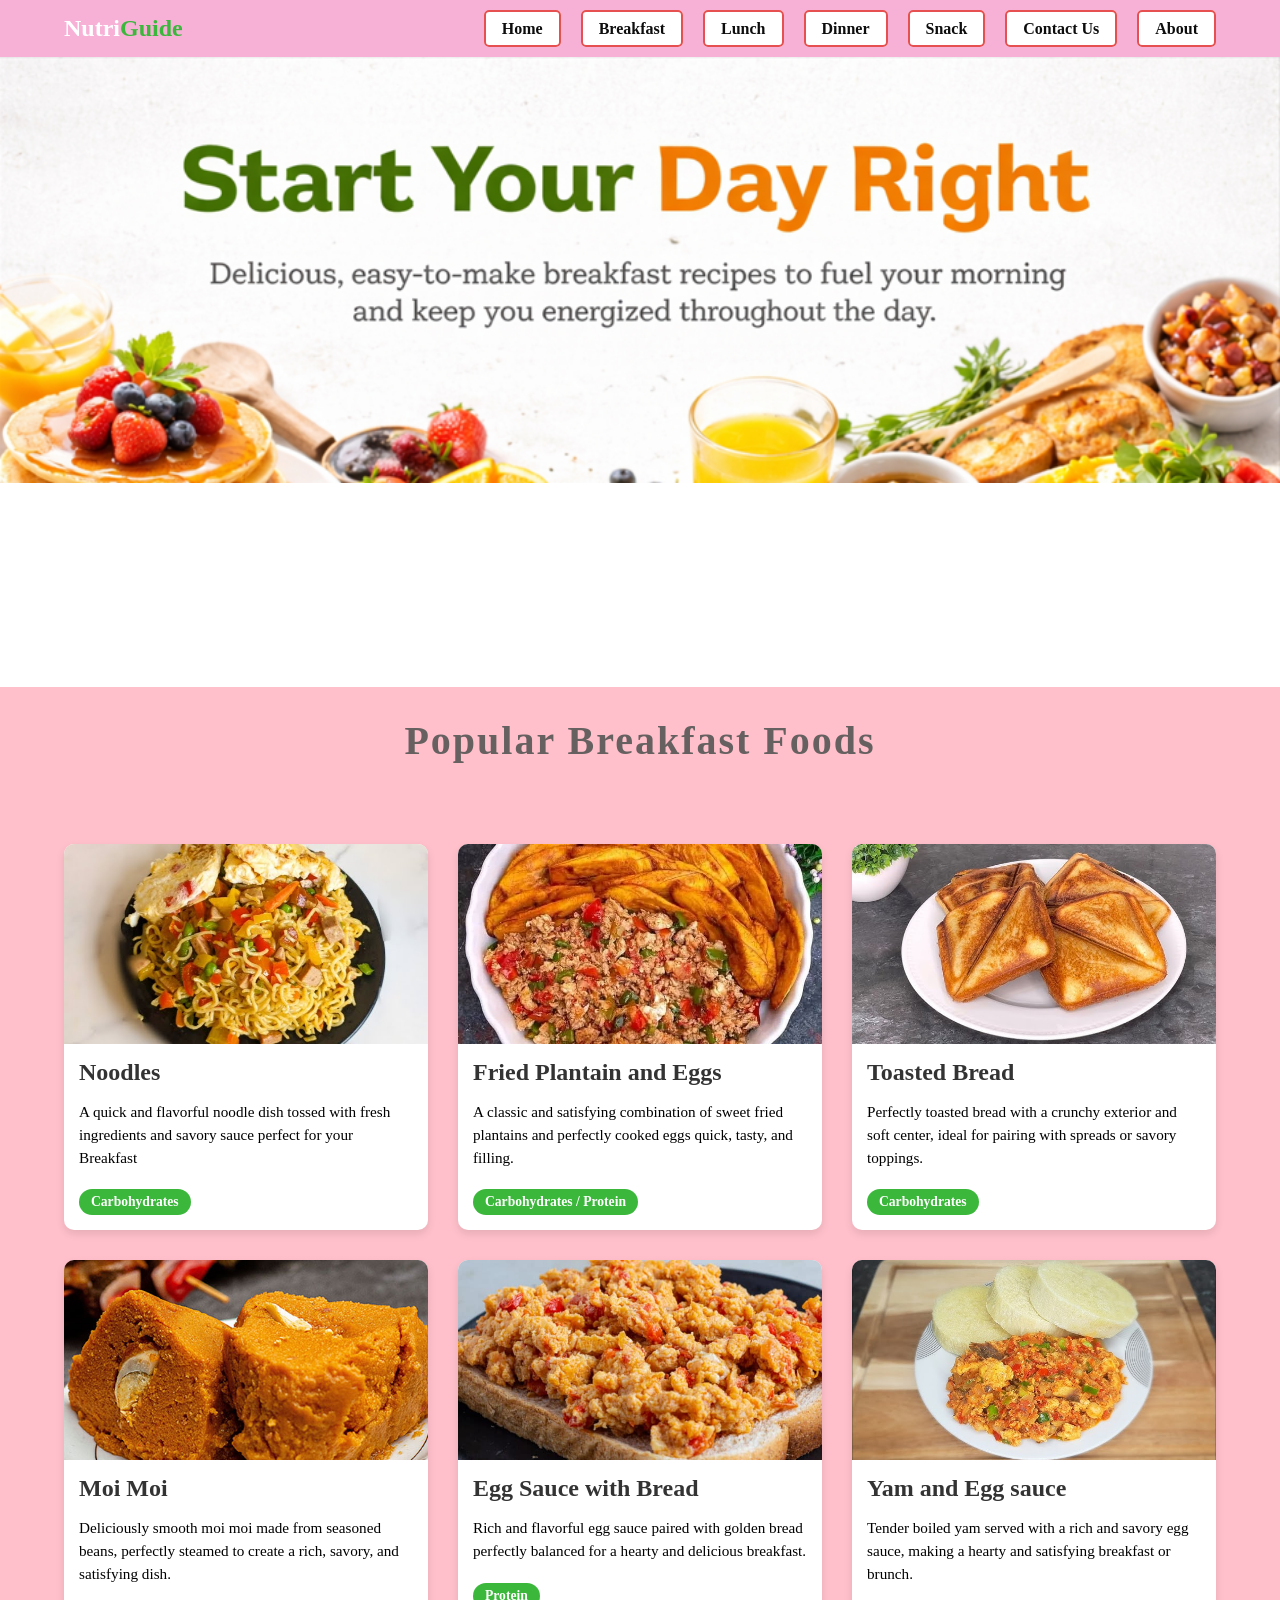
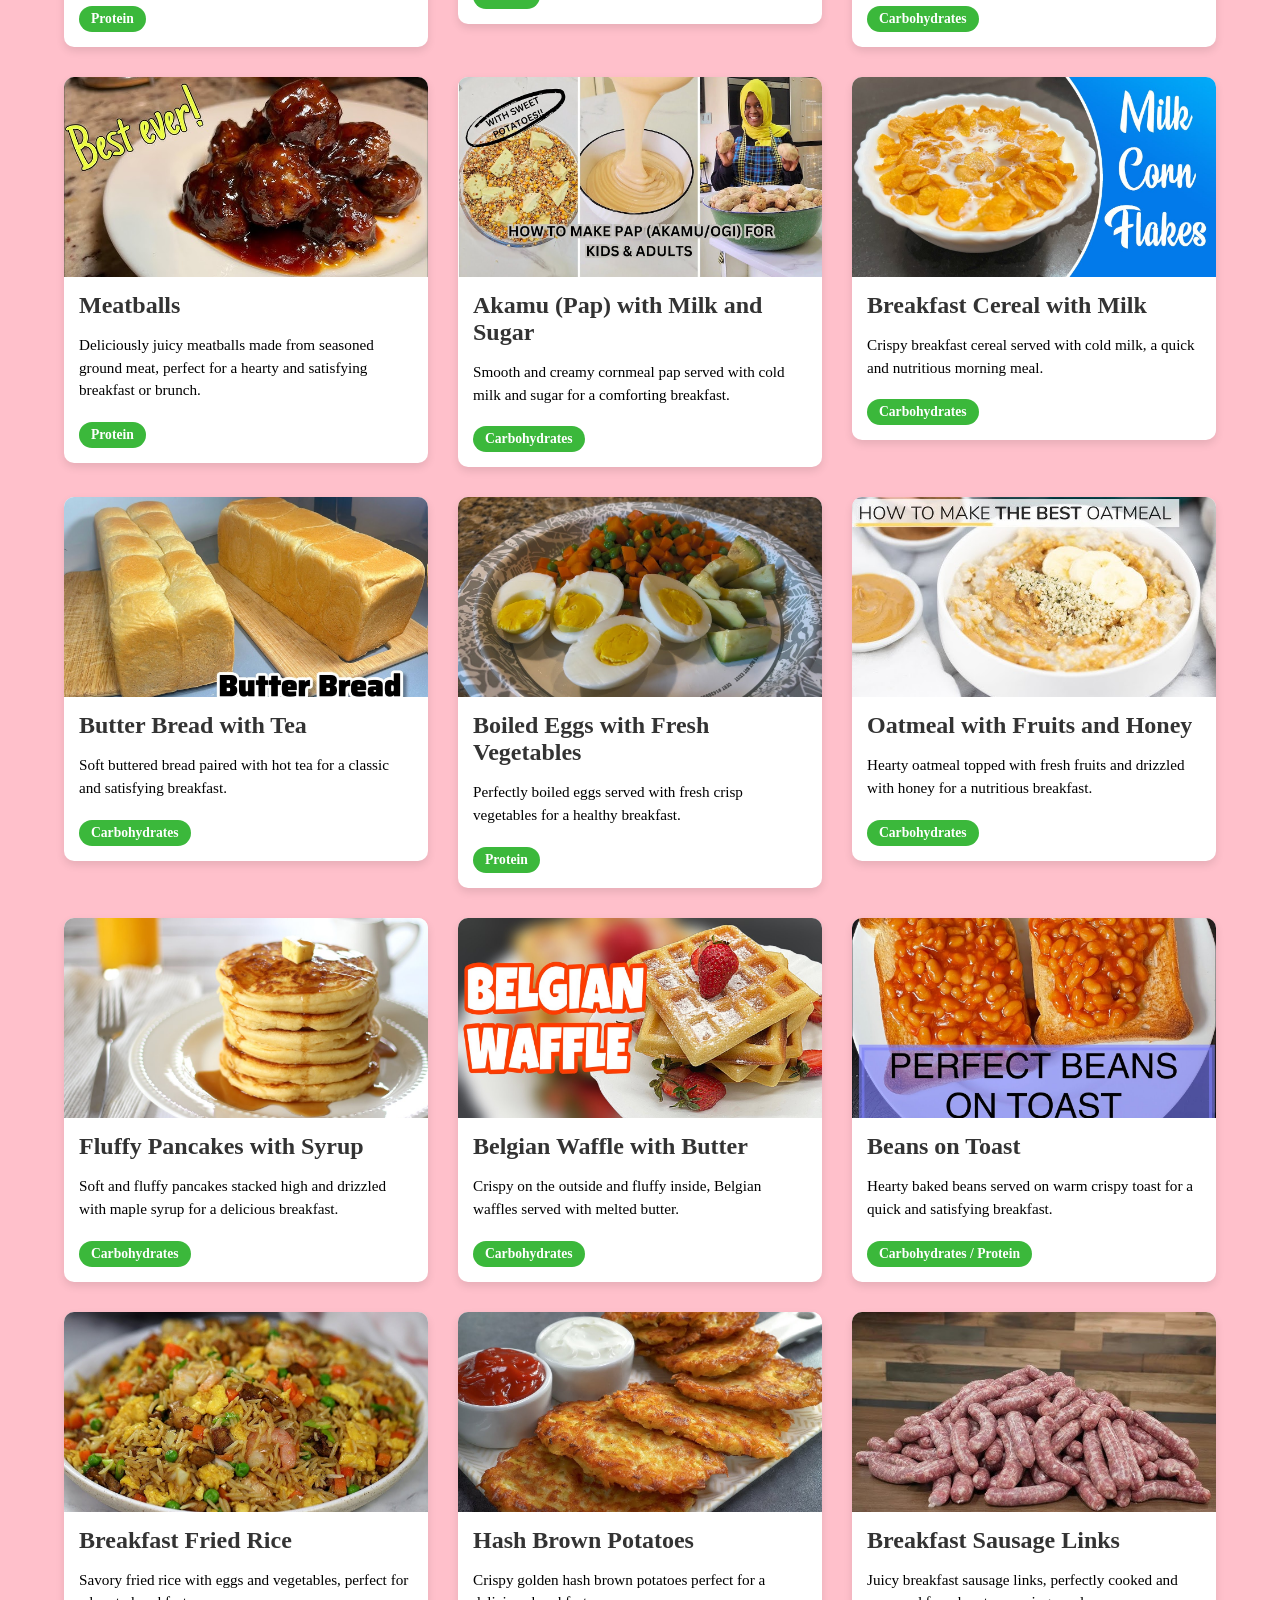
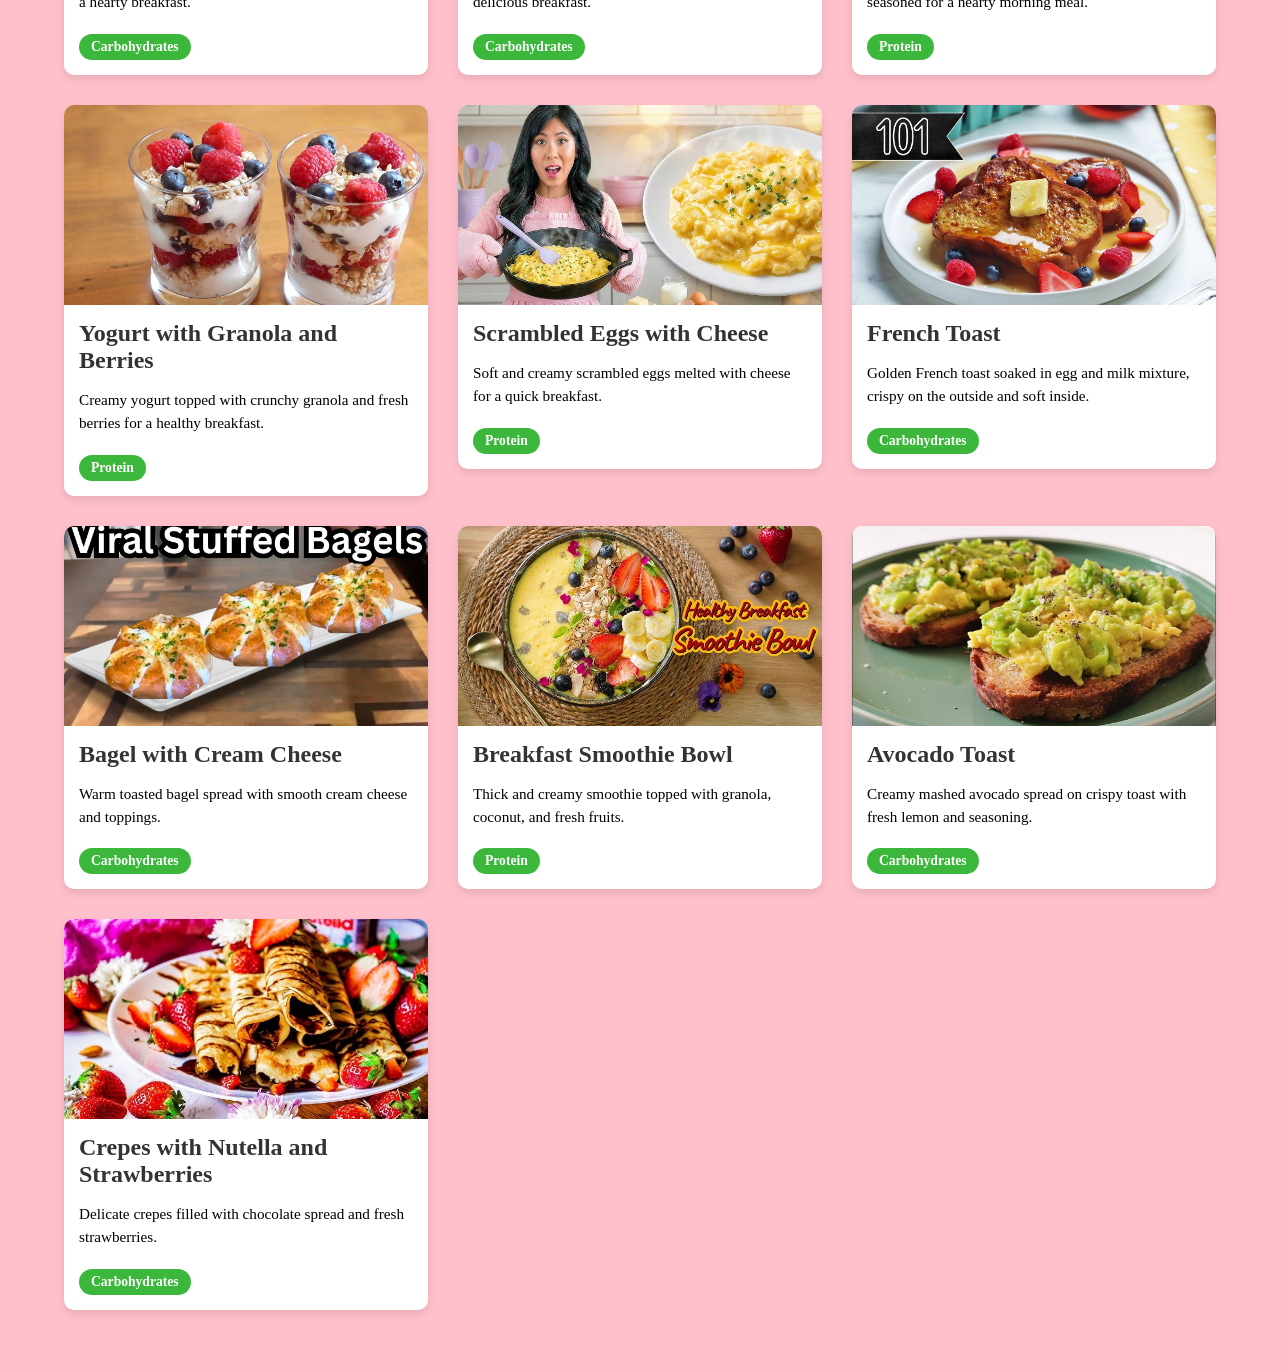
<file: Pages/breakfast.html>
<!DOCTYPE html>
<html lang="en">
<head>
    <meta charset="UTF-8">
    <meta name="viewport" content="width=device-width, initial-scale=1.0">
    <title>NutriGuide</title>
    <link rel="stylesheet" href="../Css/bstyle.css">
</head>
<body>
     <section class="head">
        <h1>
            Nutri<span style="color: rgb(59, 184, 59);">Guide</span> 
        </h1>

        <nav class="nav">
            <ul id="nav-menu">
                <li><a href="../index.html">Home</a></li>
                <li><a href="breakfast.html">Breakfast</a></li>
                <li><a href="lunch.html">Lunch</a></li>
                <li><a href="dinner.html">Dinner</a></li>
                <li><a href="snack.html">Snack</a></li>
                <li><a href="contact.html">Contact Us</a></li>
                <li><a href="about.html">About</a></li>
            </ul>
            
            <!-- Hamburger menu button for mobile -->
            <div class="hamburger" id="hamburger">
                <span class="bar"></span>
                <span class="bar"></span>
                <span class="bar"></span>
            </div>
        </nav>

    </section>

    <section class="hero">

        <div class="breakhero"><img src="../images/bbanner.png" alt="banner" width="100%">

        </div>
    </section>


   <!--  food section -->

<section class="food-section">
    <h2>Popular Breakfast Foods</h2>
    <div class="food-container">
        
        <a href="food.html?food=noodles" class="food-box-link">
            <div class="food-box">
                <div class="food-image"><img src="../images/noodles.jpg" alt="Noodles"></div>
                <h3>Noodles</h3>
                <p>A quick and flavorful noodle dish tossed with fresh ingredients and savory sauce perfect for your Breakfast</p>
                <span class="food-tag">Carbohydrates</span>
            </div>
        </a>

        <a href="food.html?food=plantain" class="food-box-link">
            <div class="food-box">
                <div class="food-image"><img src="../images/plantainegg.jpg" alt="Fried Plantain and Eggs"></div>
                <h3>Fried Plantain and Eggs</h3>
                <p>A classic and satisfying combination of sweet fried plantains and perfectly cooked eggs quick, tasty, and filling.</p>
                <span class="food-tag">Carbohydrates / Protein</span>
            </div>
        </a>

        <a href="food.html?food=toasted" class="food-box-link">
            <div class="food-box">
                <div class="food-image"><img src="../images/Toast.jpg" alt="Toast"></div>
                <h3>Toasted Bread</h3>
                <p>Perfectly toasted bread with a crunchy exterior and soft center, ideal for pairing with spreads or savory toppings.</p>
                <span class="food-tag">Carbohydrates</span>
            </div>
        </a>

        <a href="food.html?food=moimoi" class="food-box-link">
            <div class="food-box">
                <div class="food-image"><img src="../images/moimoi.jpg" alt="Moi Moi"></div>
                <h3>Moi Moi</h3>
                <p>Deliciously smooth moi moi made from seasoned beans, perfectly steamed to create a rich, savory, and satisfying dish.</p>
                <span class="food-tag">Protein</span>
            </div>
        </a>

        <a href="food.html?food=eggsauce" class="food-box-link">
            <div class="food-box">
                <div class="food-image"><img src="../images/egg-sauce.jpg" alt="Egg Sauce with Bread"></div>
                <h3>Egg Sauce with Bread</h3>
                <p>Rich and flavorful egg sauce paired with golden bread perfectly balanced for a hearty and delicious breakfast.</p>
                <span class="food-tag">Protein</span>
            </div>
        </a>

        <a href="food.html?food=yam" class="food-box-link">
            <div class="food-box">
                <div class="food-image"><img src="../images/yam.jpg" alt="Yam and Egg sauce"></div>
                <h3>Yam and Egg sauce</h3>
                <p>Tender boiled yam served with a rich and savory egg sauce, making a hearty and satisfying breakfast or brunch.</p>
                <span class="food-tag">Carbohydrates</span>
            </div>
        </a>

        <a href="food.html?food=meatballs" class="food-box-link">
            <div class="food-box">
                <div class="food-image"><img src="../images/meet.jpg" alt="Meatballs"></div>
                <h3>Meatballs</h3>
                <p>Deliciously juicy meatballs made from seasoned ground meat, perfect for a hearty and satisfying breakfast or brunch.</p>
                <span class="food-tag">Protein</span>
            </div>
        </a>

        <a href="food.html?food=pap" class="food-box-link">
            <div class="food-box">
                <div class="food-image"><img src="../images/Akamu.jpg" alt="Akamu"></div>
                <h3>Akamu (Pap) with Milk and Sugar</h3>
                <p>Smooth and creamy cornmeal pap served with cold milk and sugar for a comforting breakfast.</p>
                <span class="food-tag">Carbohydrates</span>
            </div>
        </a>

        <a href="food.html?food=cereal" class="food-box-link">
            <div class="food-box">
                <div class="food-image"><img src="../images/corn.jpg" alt="Cereal"></div>
                <h3>Breakfast Cereal with Milk</h3>
                <p>Crispy breakfast cereal served with cold milk, a quick and nutritious morning meal.</p>
                <span class="food-tag">Carbohydrates</span>
            </div>
        </a>

        <a href="food.html?food=butterreadtea" class="food-box-link">
            <div class="food-box">
                <div class="food-image"><img src="../images/bread.jpg" alt="Butter Bread with Tea"></div>
                <h3>Butter Bread with Tea</h3>
                <p>Soft buttered bread paired with hot tea for a classic and satisfying breakfast.</p>
                <span class="food-tag">Carbohydrates</span>
            </div>
        </a>

        <a href="food.html?food=boiledeggsveg" class="food-box-link">
            <div class="food-box">
                <div class="food-image"><img src="../images/eggv.jpg" alt="Boiled Eggs"></div>
                <h3>Boiled Eggs with Fresh Vegetables</h3>
                <p>Perfectly boiled eggs served with fresh crisp vegetables for a healthy breakfast.</p>
                <span class="food-tag">Protein</span>
            </div>
        </a>

        <a href="food.html?food=oats" class="food-box-link">
            <div class="food-box">
                <div class="food-image"><img src="../images/oats.jpg" alt="Oatmeal"></div>
                <h3>Oatmeal with Fruits and Honey</h3>
                <p>Hearty oatmeal topped with fresh fruits and drizzled with honey for a nutritious breakfast.</p>
                <span class="food-tag">Carbohydrates</span>
            </div>
        </a>

        <a href="food.html?food=pancakes" class="food-box-link">
            <div class="food-box">
                <div class="food-image"><img src="../images/pancakes.jpg" alt="Pancakes"></div>
                <h3>Fluffy Pancakes with Syrup</h3>
                <p>Soft and fluffy pancakes stacked high and drizzled with maple syrup for a delicious breakfast.</p>
                <span class="food-tag">Carbohydrates</span>
            </div>
        </a>

        <a href="food.html?food=waffle" class="food-box-link">
            <div class="food-box">
                <div class="food-image"><img src="../images/waffle.jpg" alt="Waffle"></div>
                <h3>Belgian Waffle with Butter</h3>
                <p>Crispy on the outside and fluffy inside, Belgian waffles served with melted butter.</p>
                <span class="food-tag">Carbohydrates</span>
            </div>
        </a>

        <a href="food.html?food=beanstoast" class="food-box-link">
            <div class="food-box">
                <div class="food-image"><img src="../images/beanstoast.jpg" alt="Beans on Toast"></div>
                <h3>Beans on Toast</h3>
                <p>Hearty baked beans served on warm crispy toast for a quick and satisfying breakfast.</p>
                <span class="food-tag">Carbohydrates / Protein</span>
            </div>
        </a>

        <a href="food.html?food=friedricebreakfast" class="food-box-link">
            <div class="food-box">
                <div class="food-image"><img src="../images/friedrice.jpg" alt="Fried Rice"></div>
                <h3>Breakfast Fried Rice</h3>
                <p>Savory fried rice with eggs and vegetables, perfect for a hearty breakfast.</p>
                <span class="food-tag">Carbohydrates</span>
            </div>
        </a>

        <a href="food.html?food=hashbrown" class="food-box-link">
            <div class="food-box">
                <div class="food-image"><img src="../images/hashbrown.jpg" alt="Hash Brown"></div>
                <h3>Hash Brown Potatoes</h3>
                <p>Crispy golden hash brown potatoes perfect for a delicious breakfast.</p>
                <span class="food-tag">Carbohydrates</span>
            </div>
        </a>

        <a href="food.html?food=sausagebreakfast" class="food-box-link">
            <div class="food-box">
                <div class="food-image"><img src="../images/sausage.jpg" alt="Sausage"></div>
                <h3>Breakfast Sausage Links</h3>
                <p>Juicy breakfast sausage links, perfectly cooked and seasoned for a hearty morning meal.</p>
                <span class="food-tag">Protein</span>
            </div>
        </a>

        <a href="food.html?food=granola" class="food-box-link">
            <div class="food-box">
                <div class="food-image"><img src="../images/granola.jpg" alt="Granola"></div>
                <h3>Yogurt with Granola and Berries</h3>
                <p>Creamy yogurt topped with crunchy granola and fresh berries for a healthy breakfast.</p>
                <span class="food-tag">Protein</span>
            </div>
        </a>

        <a href="food.html?food=scrambledeggs" class="food-box-link">
            <div class="food-box">
                <div class="food-image"><img src="../images/scrambledeggs.jpg" alt="Scrambled Eggs"></div>
                <h3>Scrambled Eggs with Cheese</h3>
                <p>Soft and creamy scrambled eggs melted with cheese for a quick breakfast.</p>
                <span class="food-tag">Protein</span>
            </div>
        </a>

        <a href="food.html?food=frenchtoast" class="food-box-link">
            <div class="food-box">
                <div class="food-image"><img src="../images/frenchtoast.jpg" alt="French Toast"></div>
                <h3>French Toast</h3>
                <p>Golden French toast soaked in egg and milk mixture, crispy on the outside and soft inside.</p>
                <span class="food-tag">Carbohydrates</span>
            </div>
        </a>

        <a href="food.html?food=bagel" class="food-box-link">
            <div class="food-box">
                <div class="food-image"><img src="../images/bagel.jpg" alt="Bagel"></div>
                <h3>Bagel with Cream Cheese</h3>
                <p>Warm toasted bagel spread with smooth cream cheese and toppings.</p>
                <span class="food-tag">Carbohydrates</span>
            </div>
        </a>

        <a href="food.html?food=smoothie" class="food-box-link">
            <div class="food-box">
                <div class="food-image"><img src="../images/smoothie.jpg" alt="Smoothie"></div>
                <h3>Breakfast Smoothie Bowl</h3>
                <p>Thick and creamy smoothie topped with granola, coconut, and fresh fruits.</p>
                <span class="food-tag">Protein</span>
            </div>
        </a>

        <a href="food.html?food=avocadotoast" class="food-box-link">
            <div class="food-box">
                <div class="food-image"><img src="../images/avocadotoast.jpg" alt="Avocado Toast"></div>
                <h3>Avocado Toast</h3>
                <p>Creamy mashed avocado spread on crispy toast with fresh lemon and seasoning.</p>
                <span class="food-tag">Carbohydrates</span>
            </div>
        </a>

        <a href="food.html?food=crepes" class="food-box-link">
            <div class="food-box">
                <div class="food-image"><img src="../images/crepes.jpg" alt="Crepes"></div>
                <h3>Crepes with Nutella and Strawberries</h3>
                <p>Delicate crepes filled with chocolate spread and fresh strawberries.</p>
                <span class="food-tag">Carbohydrates</span>
            </div>
        </a>

    </div>
</section>

    <!-- Hamburger Menu JavaScript -->
    <script>
        // Hamburger menu toggle functionality
        document.addEventListener('DOMContentLoaded', function() {
            const hamburger = document.getElementById('hamburger');
            const navMenu = document.getElementById('nav-menu');
            
            hamburger.addEventListener('click', function() {
                hamburger.classList.toggle('active');
                navMenu.classList.toggle('active');
            });
            
            // Close menu when clicking on a link
            const navLinks = navMenu.querySelectorAll('a');
            navLinks.forEach(link => {
                link.addEventListener('click', function() {
                    hamburger.classList.remove('active');
                    navMenu.classList.remove('active');
                });
            });
        });
    </script>

</body>
</html>
</file>
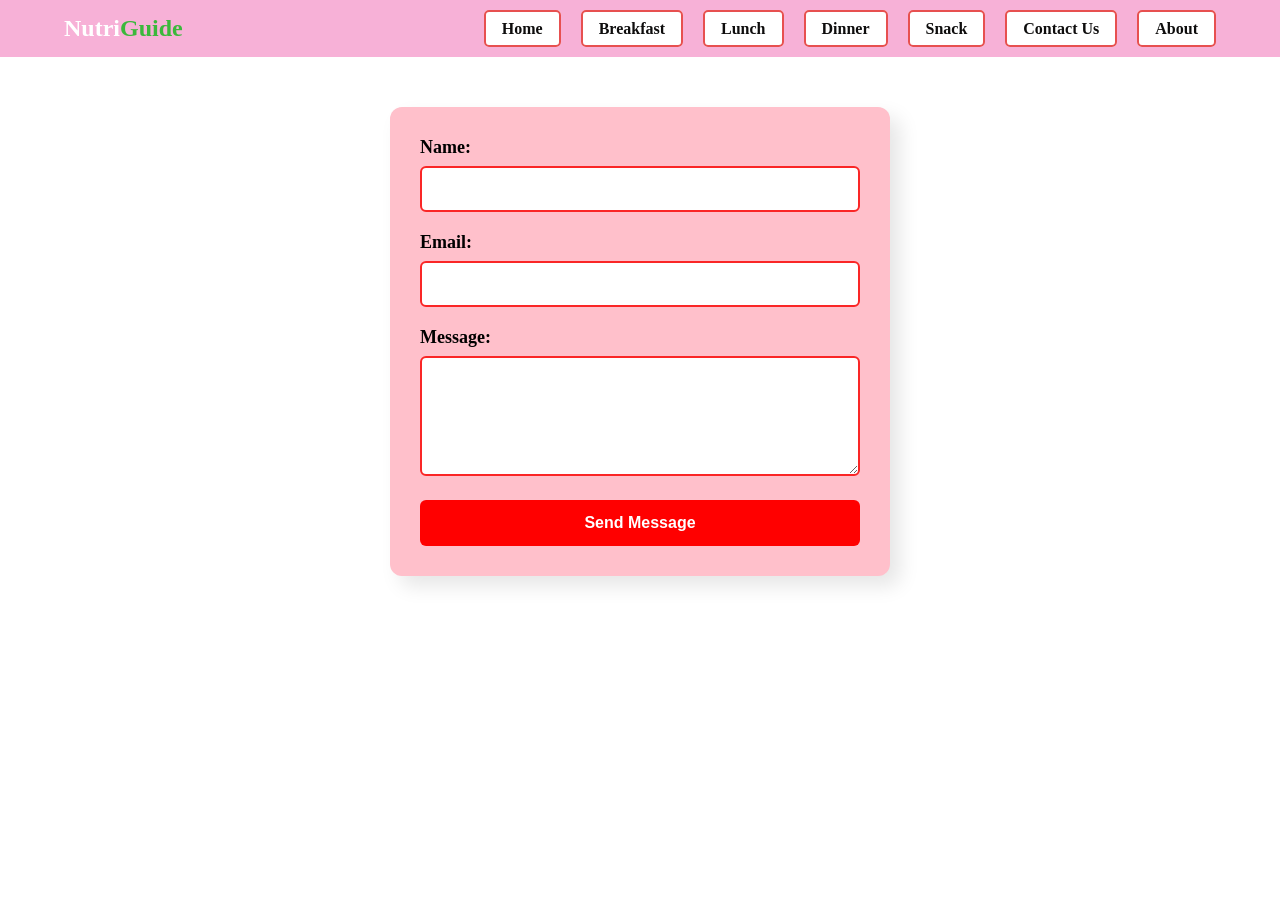
<file: Pages/contact.html>
<!DOCTYPE html>
<html lang="en">
<head>
    <meta charset="UTF-8">
    <meta name="viewport" content="width=device-width, initial-scale=1.0">
    <title>NutriGuide</title>
    <link rel="stylesheet" href="../Css/contact.css">
</head>
<body>
     <section class="head">
        <h1>
            Nutri<span style="color: rgb(59, 184, 59);">Guide</span> 
        </h1>

        <nav class="nav">
            <ul id="nav-menu">
                <li><a href="../index.html">Home</a></li>
                <li><a href="breakfast.html">Breakfast</a></li>
                <li><a href="lunch.html">Lunch</a></li>
                <li><a href="dinner.html">Dinner</a></li>
                <li><a href="snack.html">Snack</a></li>
                <li><a href="contact.html">Contact Us</a></li>
                <li><a href="about.html">About</a></li>
            </ul>
            
            <!-- Hamburger menu button for mobile -->
            <div class="hamburger" id="hamburger">
                <span class="bar"></span>
                <span class="bar"></span>
                <span class="bar"></span>
            </div>
        </nav>

    </section>


   <!--  Contact Us section -->
        
   <section class="form-container">
            <form action="https://formspree.io/f/mpqkqeoy" method="post">
                <div>
                    <label for="name">Name:</label>
                    <input type="text" id="name" name="name" required>
                </div>
                <div>
                    <label for="email">Email:</label>
                    <input type="email" id="email" name="email" required>
                </div>
                <div>
                    <label for="message">Message:</label>
                    <textarea id="message" name="message" required></textarea>
                </div>
                <button type="submit">Send Message</button>
            </form>

   </section>



    <!-- Hamburger Menu JavaScript -->
    <script>
        // Hamburger menu toggle functionality
        document.addEventListener('DOMContentLoaded', function() {
            const hamburger = document.getElementById('hamburger');
            const navMenu = document.getElementById('nav-menu');
            
            hamburger.addEventListener('click', function() {
                hamburger.classList.toggle('active');
                navMenu.classList.toggle('active');
            });
            
            // Close menu when clicking on a link
            const navLinks = navMenu.querySelectorAll('a');
            navLinks.forEach(link => {
                link.addEventListener('click', function() {
                    hamburger.classList.remove('active');
                    navMenu.classList.remove('active');
                });
            });
        });
    </script>

</body>
</html>
</file>
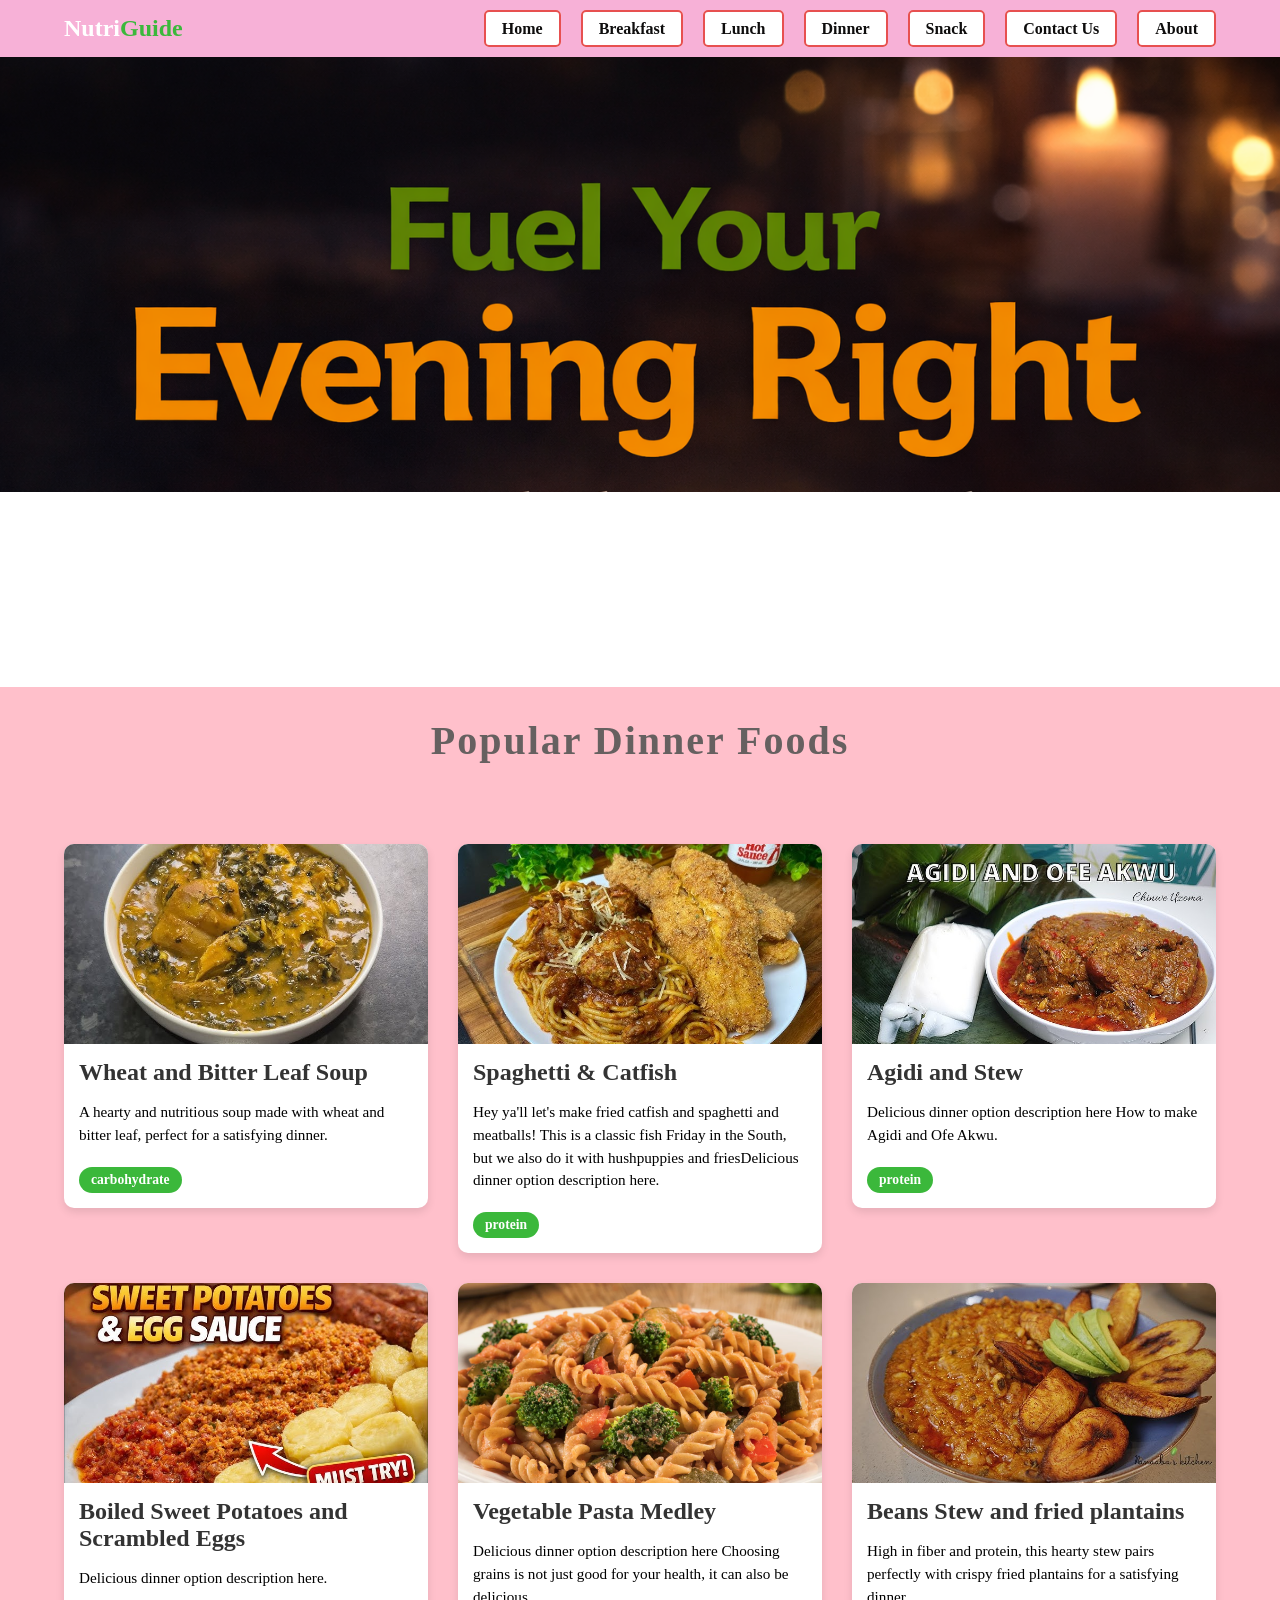
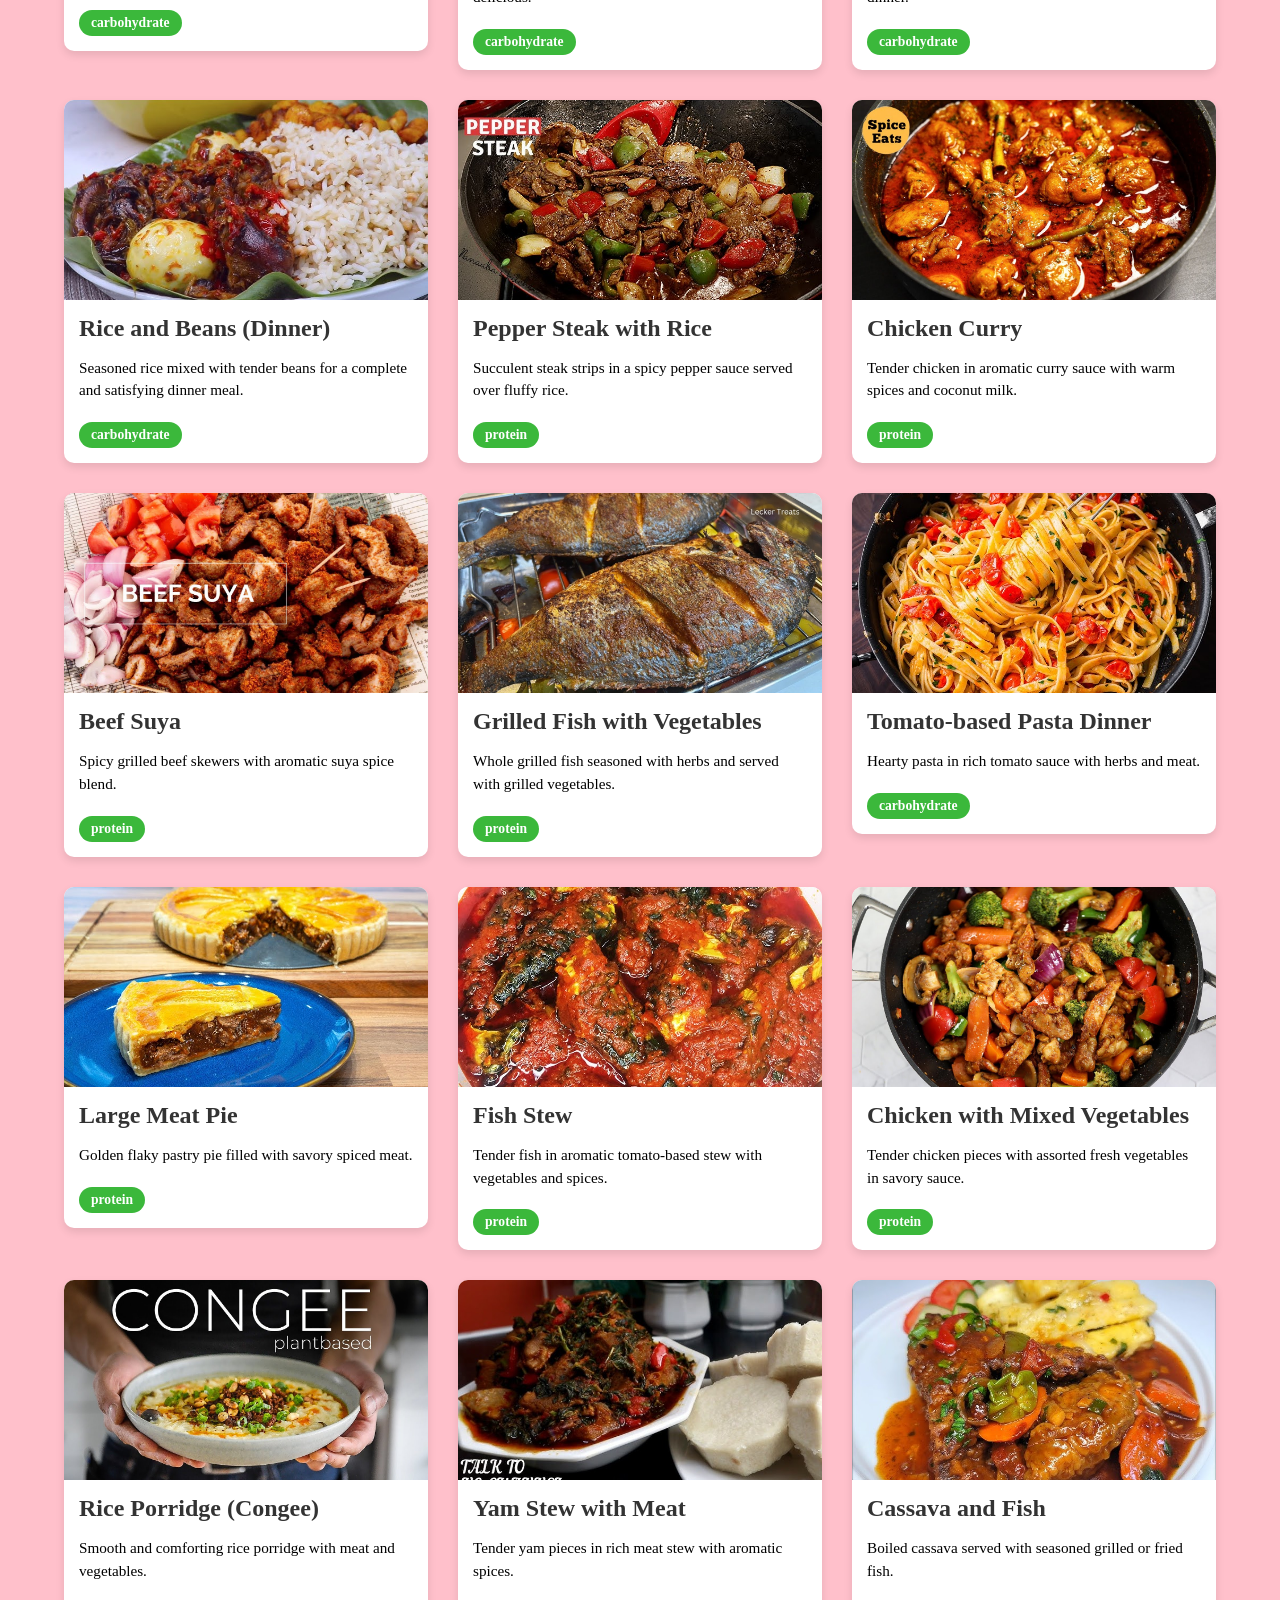
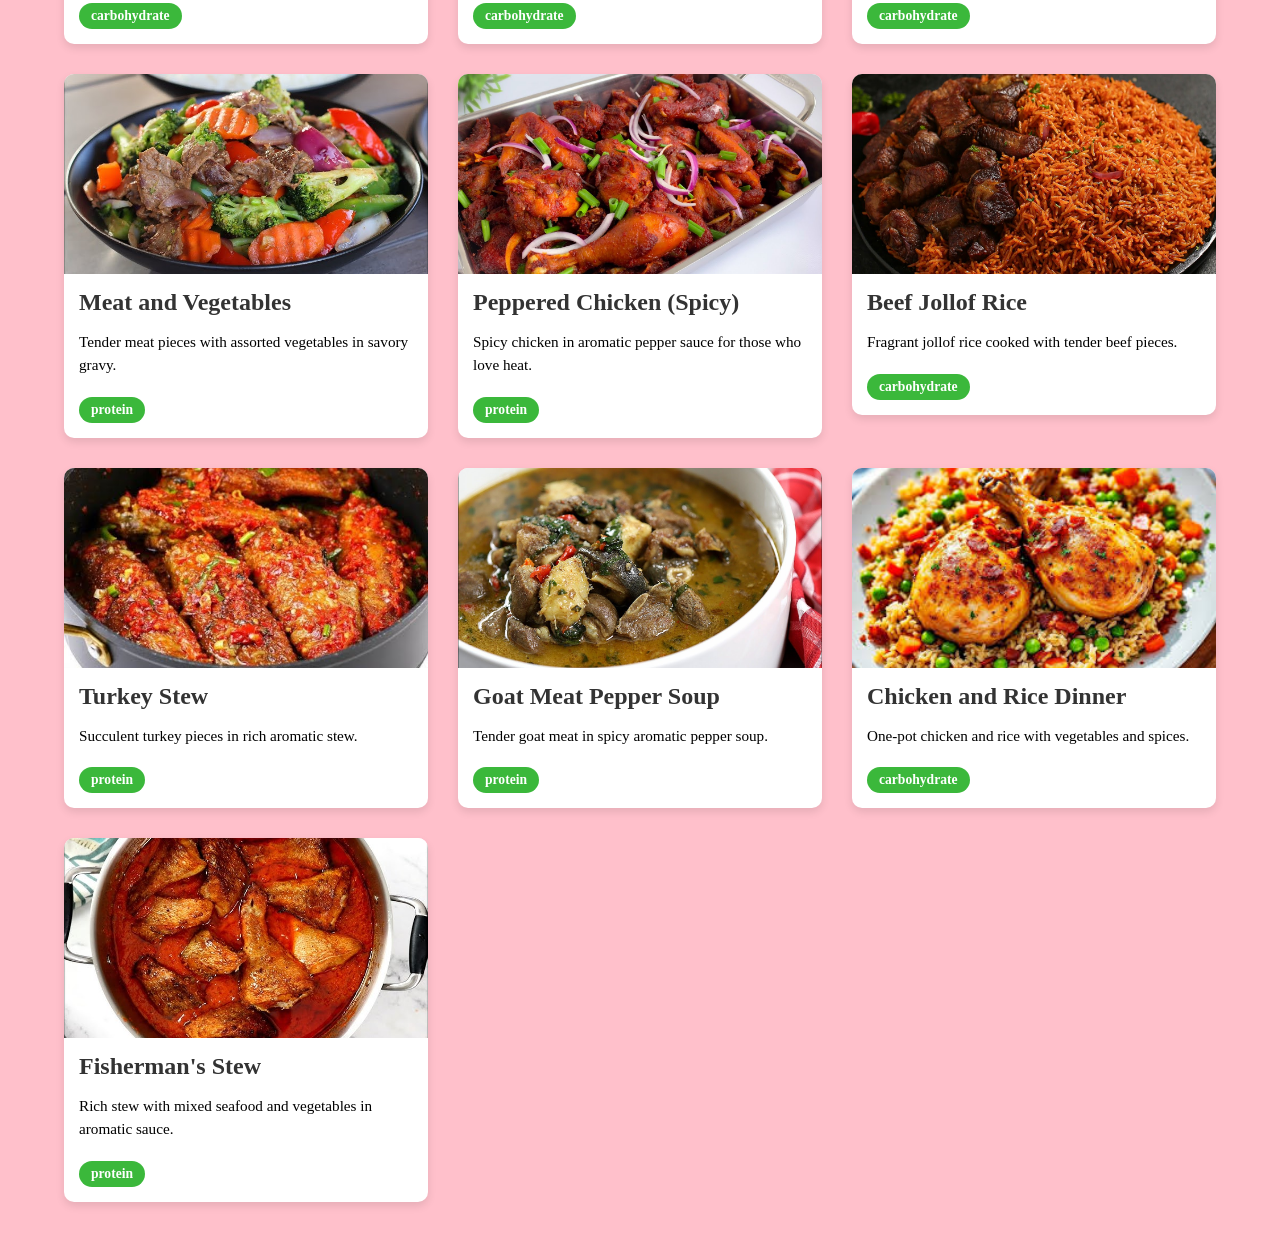
<file: Pages/dinner.html>
<!DOCTYPE html>
<html lang="en">
<head>
    <meta charset="UTF-8">
    <meta name="viewport" content="width=device-width, initial-scale=1.0">
    <title>NutriGuide Dinner</title>
    <link rel="stylesheet" href="../Css/dinner.css">
</head>
<body>
    <section class="head">
        <h1>Nutri<span style="color: rgb(59, 184, 59);">Guide</span></h1>
        <nav class="nav">
            <ul id="nav-menu">
                <li><a href="../index.html">Home</a></li>
                <li><a href="breakfast.html">Breakfast</a></li>
                <li><a href="lunch.html">Lunch</a></li>
                <li><a href="dinner.html">Dinner</a></li>
                <li><a href="snack.html">Snack</a></li>
                <li><a href="contact.html">Contact Us</a></li>
                <li><a href="about.html">About</a></li>
            </ul>
            
            <!-- Hamburger menu button for mobile -->
            <div class="hamburger" id="hamburger">
                <span class="bar"></span>
                <span class="bar"></span>
                <span class="bar"></span>
            </div>
        </nav>
    </section>

    <section class="hero">
        <div class="breakhero"><img src="../images/bannaa.png" alt="banner" width="100%"></div>
    </section>

    <section class="food-section">
        <h2>Popular Dinner Foods</h2>

        <div class="food-container">

            <a href="food.html?food=wheatbitter" class="food-box-link">
            <div class="food-box">
                <div class="food-image"><img src="../images/bittereaf.jpg" alt="Wheat and Bitter Leaf Soup"></div>
                <h3>Wheat and Bitter Leaf Soup</h3>
                <p>A hearty and nutritious soup made with wheat and bitter leaf, perfect for a satisfying dinner.</p>
                <span class="food-tag">carbohydrate</span>
            </div>
            </a>
            
            <a href="food.html?food=spaghetticatfish" class="food-box-link">
            <div class="food-box">
                <div class="food-image"><img src="../images/spagfish.jpg" alt="SPAGHETTI & CATFISH"></div>
                <h3>Spaghetti & Catfish</h3>
                <p>Hey ya'll let's make fried catfish and spaghetti and meatballs! This is a classic fish Friday in the South, but we also do it with hushpuppies and friesDelicious dinner option description here.</p>
                <span class="food-tag">protein</span>
            </div>
            </a>

            <a href="food.html?food=agidi" class="food-box-link">
            <div class="food-box">
                <div class="food-image"><img src="../images/agidi.jpg" alt="Agidi and Stew"></div>
                <h3>Agidi and Stew</h3>
                <p>Delicious dinner option description here How to make Agidi and Ofe Akwu.</p>
                <span class="food-tag">protein</span>
            </div>
            </a>


            <a href="food.html?food=sweetpotatoes" class="food-box-link">
            <div class="food-box">
                <div class="food-image"><img src="../images/fruit.jpg" alt="Boiled Sweet Potatoes and Scrambled Eggs"></div>
                <h3>Boiled Sweet Potatoes and Scrambled Eggs</h3>
                <p>Delicious dinner option description here.</p>
                <span class="food-tag">carbohydrate</span>
            </div>
            </a>


            <a href="food.html?food=vegetablepasta" class="food-box-link">
            <div class="food-box">
                <div class="food-image"><img src="../images/melly.webp" alt="Vegetable Pasta Medley"></div>
                <h3>Vegetable Pasta Medley</h3>
                <p>Delicious dinner option description here Choosing grains is not just good for your health, it can also be delicious.</p>
                <span class="food-tag">carbohydrate</span>
            </div>
            </a>

            
            <a href="food.html?food=beansstew" class="food-box-link">
            <div class="food-box">
                <div class="food-image"><img src="../images/beans.jpg" alt="Beans Stew and fried plantains"></div>
                <h3>Beans Stew and fried plantains</h3>
                <p>High in fiber and protein, this hearty stew pairs perfectly with crispy fried plantains for a satisfying dinner.</p>
                <span class="food-tag">carbohydrate</span>
            </div>
            </a>

            <a href="food.html?food=riceandbeansnight" class="food-box-link">
            <div class="food-box">
                <div class="food-image"><img src="../images/ricebeans.jpg" alt="Rice and Beans"></div>
                <h3>Rice and Beans (Dinner)</h3>
                <p>Seasoned rice mixed with tender beans for a complete and satisfying dinner meal.</p>
                <span class="food-tag">carbohydrate</span>
            </div>
            </a>

            <a href="food.html?food=peppersteak" class="food-box-link">
            <div class="food-box">
                <div class="food-image"><img src="../images/peppersteak.jpg" alt="Pepper Steak"></div>
                <h3>Pepper Steak with Rice</h3>
                <p>Succulent steak strips in a spicy pepper sauce served over fluffy rice.</p>
                <span class="food-tag">protein</span>
            </div>
            </a>

            <a href="food.html?food=chickencurry" class="food-box-link">
            <div class="food-box">
                <div class="food-image"><img src="../images/chickencurry.jpg" alt="Chicken Curry"></div>
                <h3>Chicken Curry</h3>
                <p>Tender chicken in aromatic curry sauce with warm spices and coconut milk.</p>
                <span class="food-tag">protein</span>
            </div>
            </a>

            <a href="food.html?food=beefsuya" class="food-box-link">
            <div class="food-box">
                <div class="food-image"><img src="../images/suya.jpg" alt="Beef Suya"></div>
                <h3>Beef Suya</h3>
                <p>Spicy grilled beef skewers with aromatic suya spice blend.</p>
                <span class="food-tag">protein</span>
            </div>
            </a>

            <a href="food.html?food=grilledfish" class="food-box-link">
            <div class="food-box">
                <div class="food-image"><img src="../images/grilledfish.jpg" alt="Grilled Fish"></div>
                <h3>Grilled Fish with Vegetables</h3>
                <p>Whole grilled fish seasoned with herbs and served with grilled vegetables.</p>
                <span class="food-tag">protein</span>
            </div>
            </a>

            <a href="food.html?food=tomatopasta" class="food-box-link">
            <div class="food-box">
                <div class="food-image"><img src="../images/tomatobasil.jpg" alt="Tomato Pasta"></div>
                <h3>Tomato-based Pasta Dinner</h3>
                <p>Hearty pasta in rich tomato sauce with herbs and meat.</p>
                <span class="food-tag">carbohydrate</span>
            </div>
            </a>

            <a href="food.html?food=meatpie2" class="food-box-link">
            <div class="food-box">
                <div class="food-image"><img src="../images/largepie.jpg" alt="Meat Pie"></div>
                <h3>Large Meat Pie</h3>
                <p>Golden flaky pastry pie filled with savory spiced meat.</p>
                <span class="food-tag">protein</span>
            </div>
            </a>

            <a href="food.html?food=fishstew" class="food-box-link">
            <div class="food-box">
                <div class="food-image"><img src="../images/fishstew.jpg" alt="Fish Stew"></div>
                <h3>Fish Stew</h3>
                <p>Tender fish in aromatic tomato-based stew with vegetables and spices.</p>
                <span class="food-tag">protein</span>
            </div>
            </a>

            <a href="food.html?food=chickenvegetables" class="food-box-link">
            <div class="food-box">
                <div class="food-image"><img src="../images/chickenveg.jpg" alt="Chicken Vegetables"></div>
                <h3>Chicken with Mixed Vegetables</h3>
                <p>Tender chicken pieces with assorted fresh vegetables in savory sauce.</p>
                <span class="food-tag">protein</span>
            </div>
            </a>

            <a href="food.html?food=riceporridge" class="food-box-link">
            <div class="food-box">
                <div class="food-image"><img src="../images/riceporridge.jpg" alt="Rice Porridge"></div>
                <h3>Rice Porridge (Congee)</h3>
                <p>Smooth and comforting rice porridge with meat and vegetables.</p>
                <span class="food-tag">carbohydrate</span>
            </div>
            </a>

            <a href="food.html?food=yamstew" class="food-box-link">
            <div class="food-box">
                <div class="food-image"><img src="../images/yamstew.jpg" alt="Yam Stew"></div>
                <h3>Yam Stew with Meat</h3>
                <p>Tender yam pieces in rich meat stew with aromatic spices.</p>
                <span class="food-tag">carbohydrate</span>
            </div>
            </a>

            <a href="food.html?food=cassavafish" class="food-box-link">
            <div class="food-box">
                <div class="food-image"><img src="../images/cassavafish.jpg" alt="Cassava Fish"></div>
                <h3>Cassava and Fish</h3>
                <p>Boiled cassava served with seasoned grilled or fried fish.</p>
                <span class="food-tag">carbohydrate</span>
            </div>
            </a>

            <a href="food.html?food=meatvegetables" class="food-box-link">
            <div class="food-box">
                <div class="food-image"><img src="../images/meatveg.jpg" alt="Meat Vegetables"></div>
                <h3>Meat and Vegetables</h3>
                <p>Tender meat pieces with assorted vegetables in savory gravy.</p>
                <span class="food-tag">protein</span>
            </div>
            </a>

            <a href="food.html?food=pepperedchicken" class="food-box-link">
            <div class="food-box">
                <div class="food-image"><img src="../images/pepperedchicken.jpg" alt="Peppered Chicken"></div>
                <h3>Peppered Chicken (Spicy)</h3>
                <p>Spicy chicken in aromatic pepper sauce for those who love heat.</p>
                <span class="food-tag">protein</span>
            </div>
            </a>

            <a href="food.html?food=beefJollof" class="food-box-link">
            <div class="food-box">
                <div class="food-image"><img src="../images/beefjollof.jpg" alt="Beef Jollof"></div>
                <h3>Beef Jollof Rice</h3>
                <p>Fragrant jollof rice cooked with tender beef pieces.</p>
                <span class="food-tag">carbohydrate</span>
            </div>
            </a>

            <a href="food.html?food=turkeystew" class="food-box-link">
            <div class="food-box">
                <div class="food-image"><img src="../images/turkeystew.jpg" alt="Turkey Stew"></div>
                <h3>Turkey Stew</h3>
                <p>Succulent turkey pieces in rich aromatic stew.</p>
                <span class="food-tag">protein</span>
            </div>
            </a>

            <a href="food.html?food=goatmeat" class="food-box-link">
            <div class="food-box">
                <div class="food-image"><img src="../images/goatmeatsoup.jpg" alt="Goat Meat Soup"></div>
                <h3>Goat Meat Pepper Soup</h3>
                <p>Tender goat meat in spicy aromatic pepper soup.</p>
                <span class="food-tag">protein</span>
            </div>
            </a>

            <a href="food.html?food=chickenrice" class="food-box-link">
            <div class="food-box">
                <div class="food-image"><img src="../images/chickenrice2.jpg" alt="Chicken Rice"></div>
                <h3>Chicken and Rice Dinner</h3>
                <p>One-pot chicken and rice with vegetables and spices.</p>
                <span class="food-tag">carbohydrate</span>
            </div>
            </a>

            <a href="food.html?food=fishermanstew" class="food-box-link">
            <div class="food-box">
                <div class="food-image"><img src="../images/fishermanstew.jpg" alt="Fisherman's Stew"></div>
                <h3>Fisherman's Stew</h3>
                <p>Rich stew with mixed seafood and vegetables in aromatic sauce.</p>
                <span class="food-tag">protein</span>
            </div>
            </a>

        </div>
    </section>

    <!-- Hamburger Menu JavaScript -->
    <script>
        // Hamburger menu toggle functionality
        document.addEventListener('DOMContentLoaded', function() {
            const hamburger = document.getElementById('hamburger');
            const navMenu = document.getElementById('nav-menu');
            
            hamburger.addEventListener('click', function() {
                hamburger.classList.toggle('active');
                navMenu.classList.toggle('active');
            });
            
            // Close menu when clicking on a link
            const navLinks = navMenu.querySelectorAll('a');
            navLinks.forEach(link => {
                link.addEventListener('click', function() {
                    hamburger.classList.remove('active');
                    navMenu.classList.remove('active');
                });
            });
        });
    </script>

</body>
</html>
</file>
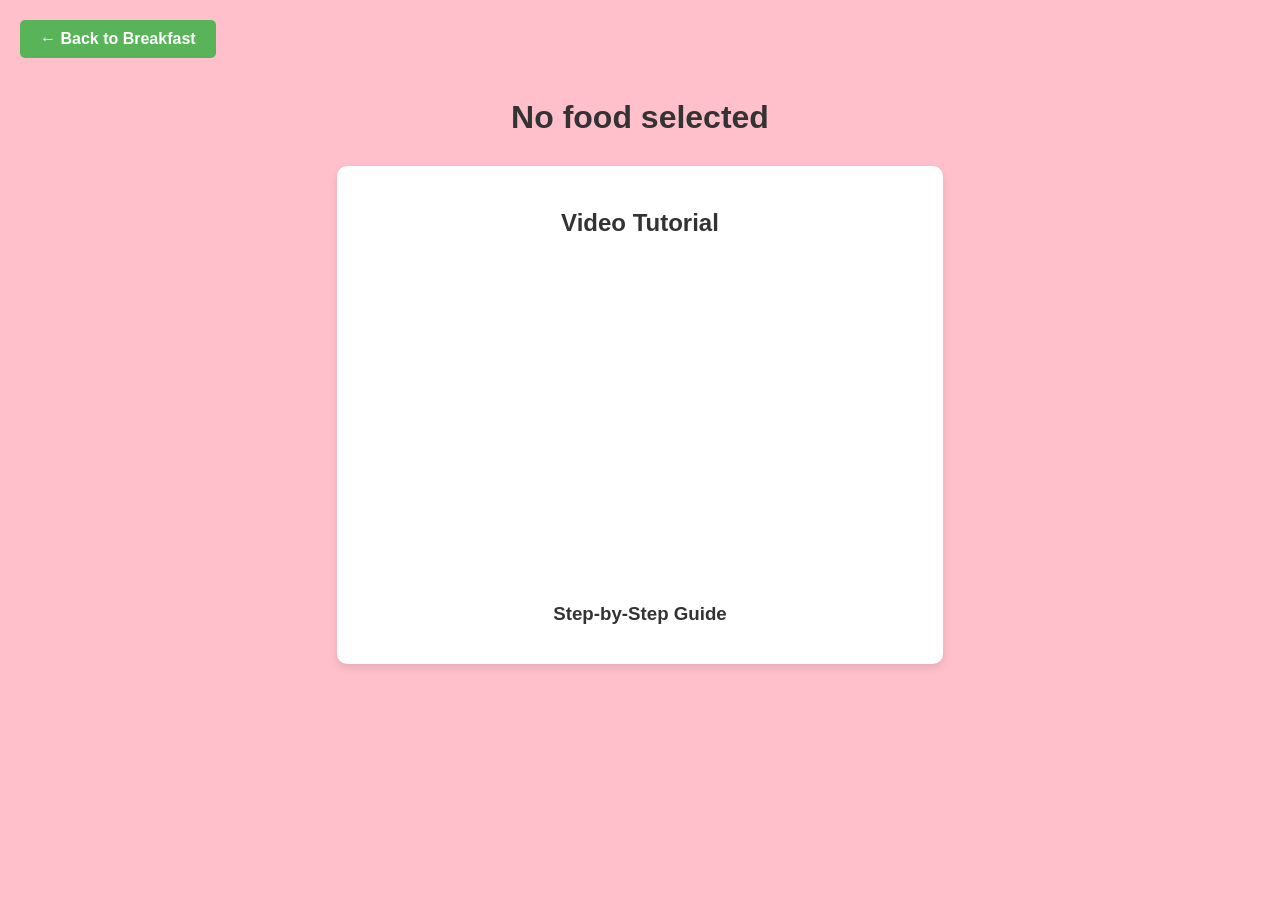
<file: Pages/food.html>
<!DOCTYPE html>
<html lang="en">
<head>
    <meta charset="UTF-8">
    <meta name="viewport" content="width=device-width, initial-scale=1.0">
    <title>Food Recipe - NutriGuide</title>

    <!-- Link to the shared CSS file instead of individual food CSS files -->
    <link rel="stylesheet" href="food.css">
</head>

<body>
    <!-- Dynamic back link based on food category -->
    <a id="back-link" href="breakfast.html" class="back-link">← Back to Breakfast</a>

    <!-- This will be dynamically filled with the food name -->
    <h1 id="food-title">Loading...</h1>

    <section class="video-section">
        <h2>Video Tutorial</h2>
        <div class="video-wrapper">
            <iframe id="food-video" src="" frameborder="0" allow="accelerometer; autoplay; clipboard-write; encrypted-media; gyroscope; picture-in-picture" allowfullscreen></iframe>
        </div>
        <div class="steps-section">
            <h3>Step-by-Step Guide</h3>
            <ul id="steps-list" class="steps-list"></ul>
        </div>
    </section>

    <!-- JavaScript to load the food data and update the page -->
    <script src="foodData.js"></script>
    <script>
        // This script runs when the page loads
        document.addEventListener('DOMContentLoaded', function() {
            // Get the food ID from the URL (e.g., ?food=noodles)
            const urlParams = new URLSearchParams(window.location.search);
            const foodId = urlParams.get('food');

            // If no food ID is provided, show an error
            if (!foodId) {
                document.getElementById('food-title').textContent = 'No food selected';
                return;
            }

            // Get the food data from our data file
            const food = getFoodData(foodId);

            // If the food doesn't exist, show an error
            if (!food) {
                document.getElementById('food-title').textContent = 'Food not found';
                return;
            }

            // Update the page title in the browser tab
            document.title = food.name + ' - NutriGuide';

            // Determine which category this food belongs to and update back link
            const backLink = document.getElementById('back-link');
            const breakfastFoods = ['noodles', 'plantain', 'toasted', 'moimoi', 'eggsauce', 'yam', 'meatballs', 'pap', 'cereal', 'butterreadtea', 'boiledeggsveg', 'oats', 'pancakes', 'waffle', 'beanstoast', 'friedricebreakfast', 'hashbrown', 'sausagebreakfast', 'granola', 'scrambledeggs', 'frenchtoast', 'bagel', 'smoothie', 'avocadotoast', 'crepes'];
            const lunchFoods = ['jollofrice', 'ebaokra', 'yamporridge', 'jollofspaghetti', 'catfishsoup', 'macaroni', 'coconutrice', 'vegetablesoup', 'egusisoup', 'chickenstew', 'meatpie', 'poundedyam', 'afangsoup', 'beansoup', 'okrasoup', 'peppersoup', 'nigeriansalad', 'grilledchicken', 'friedchicken', 'fishandchips', 'tomatobasil', 'pilaf', 'turmericrice'];
            const dinnerFoods = ['wheatbitter', 'spaghetticatfish', 'agidi', 'sweetpotatoes', 'vegetablepasta', 'beansstew', 'riceandbeansnight', 'peppersteak', 'chickencurry', 'beefsuya', 'grilledfish', 'tomatopasta', 'meatpie2', 'fishstew', 'chickenvegetables', 'riceporridge', 'yamstew', 'cassavafish', 'meatvegetables', 'pepperedchicken', 'beefJollof', 'turkeystew', 'goatmeat', 'chickenrice', 'fishermanstew'];
            const snackFoods = ['puffpuff', 'chickenspringrolls', 'sausagerolls', 'chinchin', 'fishpie', 'plantainchips', 'meatpiesmall', 'akara', 'eggroll', 'pepperedsnail', 'boli', 'coconutcandy', 'tamarindcandy', 'meatsamosa', 'vegetablesamosa', 'beignet', 'meatgizzard', 'boiledcorn', 'popcorn', 'trailmix', 'fruitsalad', 'yogurtcup', 'granolabars', 'cheeseballs', 'friedyam', 'meatkebab'];

            if (breakfastFoods.includes(foodId)) {
                backLink.href = 'breakfast.html';
                backLink.textContent = '← Back to Breakfast';
            } else if (lunchFoods.includes(foodId)) {
                backLink.href = 'lunch.html';
                backLink.textContent = '← Back to Lunch';
            } else if (dinnerFoods.includes(foodId)) {
                backLink.href = 'dinner.html';
                backLink.textContent = '← Back to Dinner';
            } else if (snackFoods.includes(foodId)) {
                backLink.href = 'snack.html';
                backLink.textContent = '← Back to Snacks';
            }

            // Update the food title on the page
            document.getElementById('food-title').textContent = food.name;

            // Set the video URL
            document.getElementById('food-video').src = food.videoUrl;

            // Clear any existing steps
            const stepsList = document.getElementById('steps-list');
            stepsList.innerHTML = '';
            // Add each step to the list
            food.steps.forEach(function(step, index) {
                // Create a list item for each step
                const listItem = document.createElement('li');

                // Add a checkbox for each step
                const checkbox = document.createElement('input');
                checkbox.type = 'checkbox';
                checkbox.id = 'step-' + index;

                // Add the step text
                const stepText = document.createTextNode(step);

                // Put the checkbox and text together
                listItem.appendChild(checkbox);
                listItem.appendChild(stepText);

                // Add the step to the list
                stepsList.appendChild(listItem);
            });
        });
    </script>
</body>
</html>
</file>
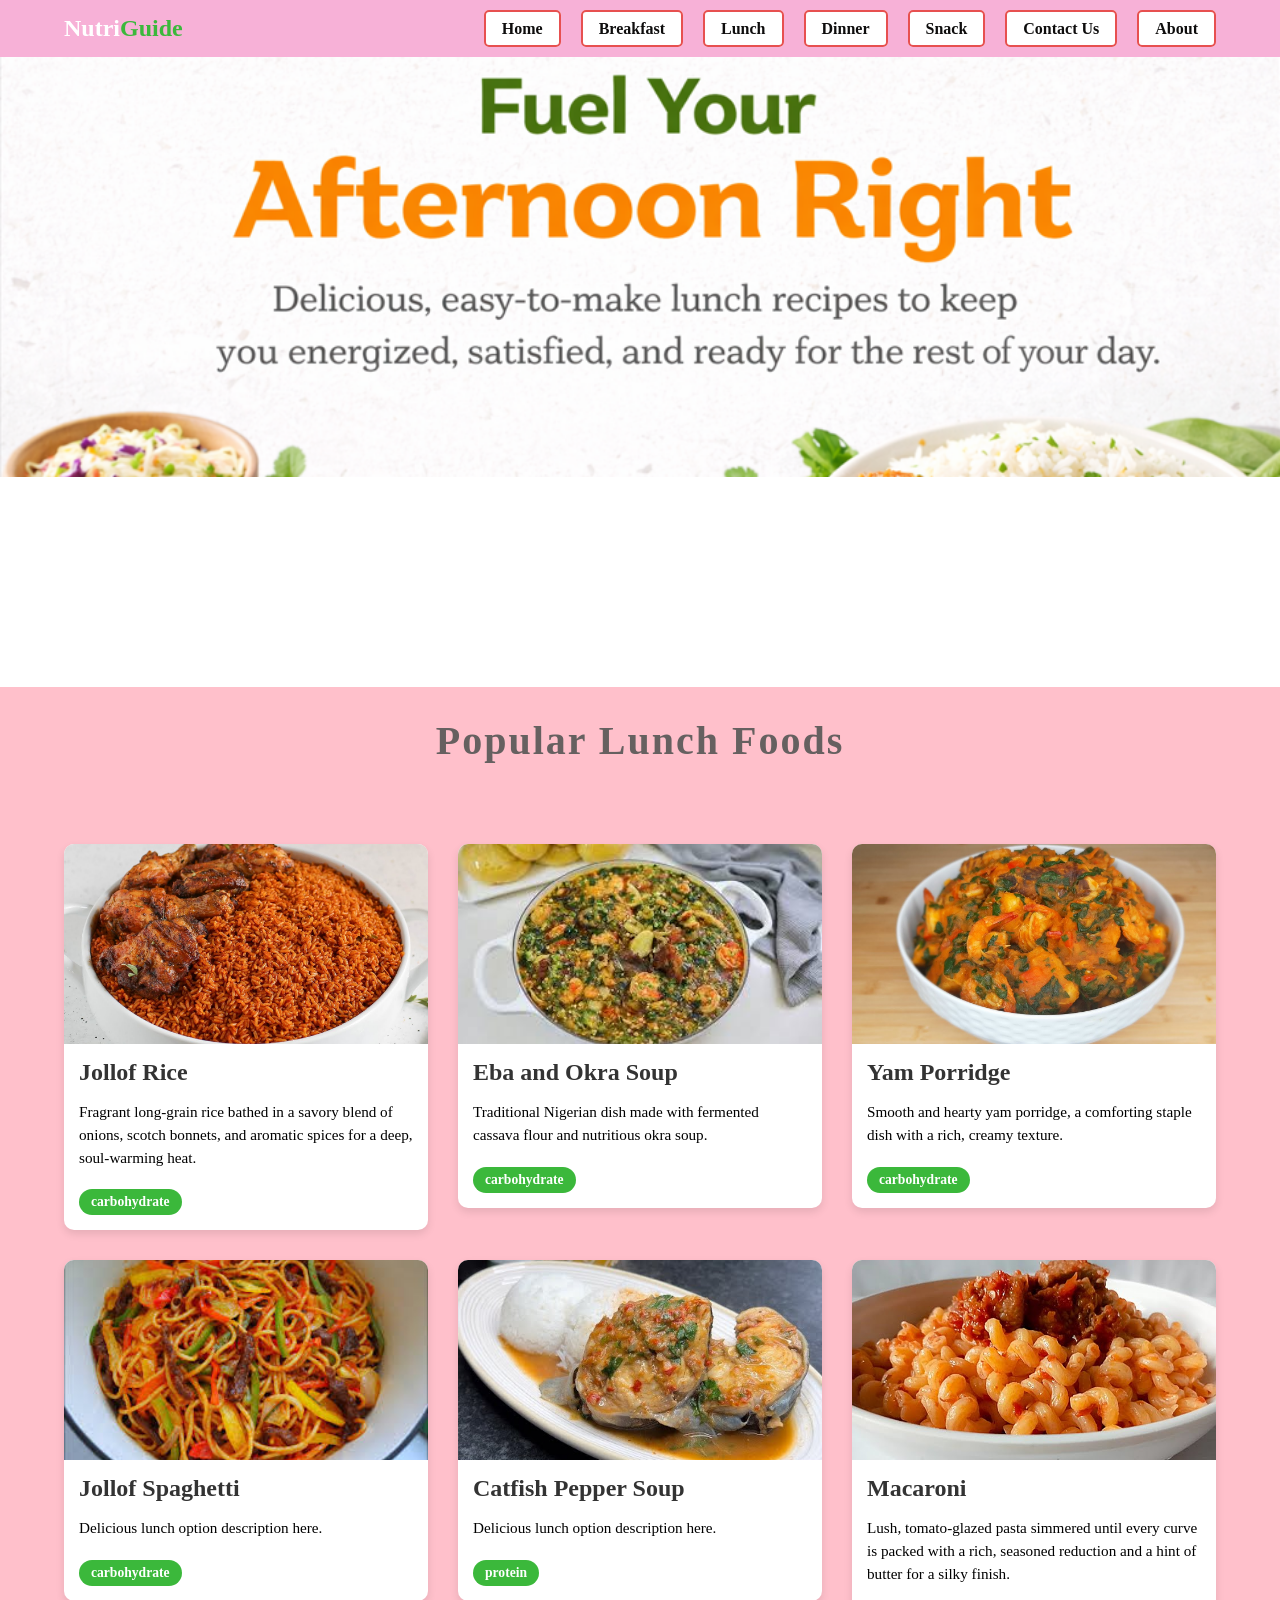
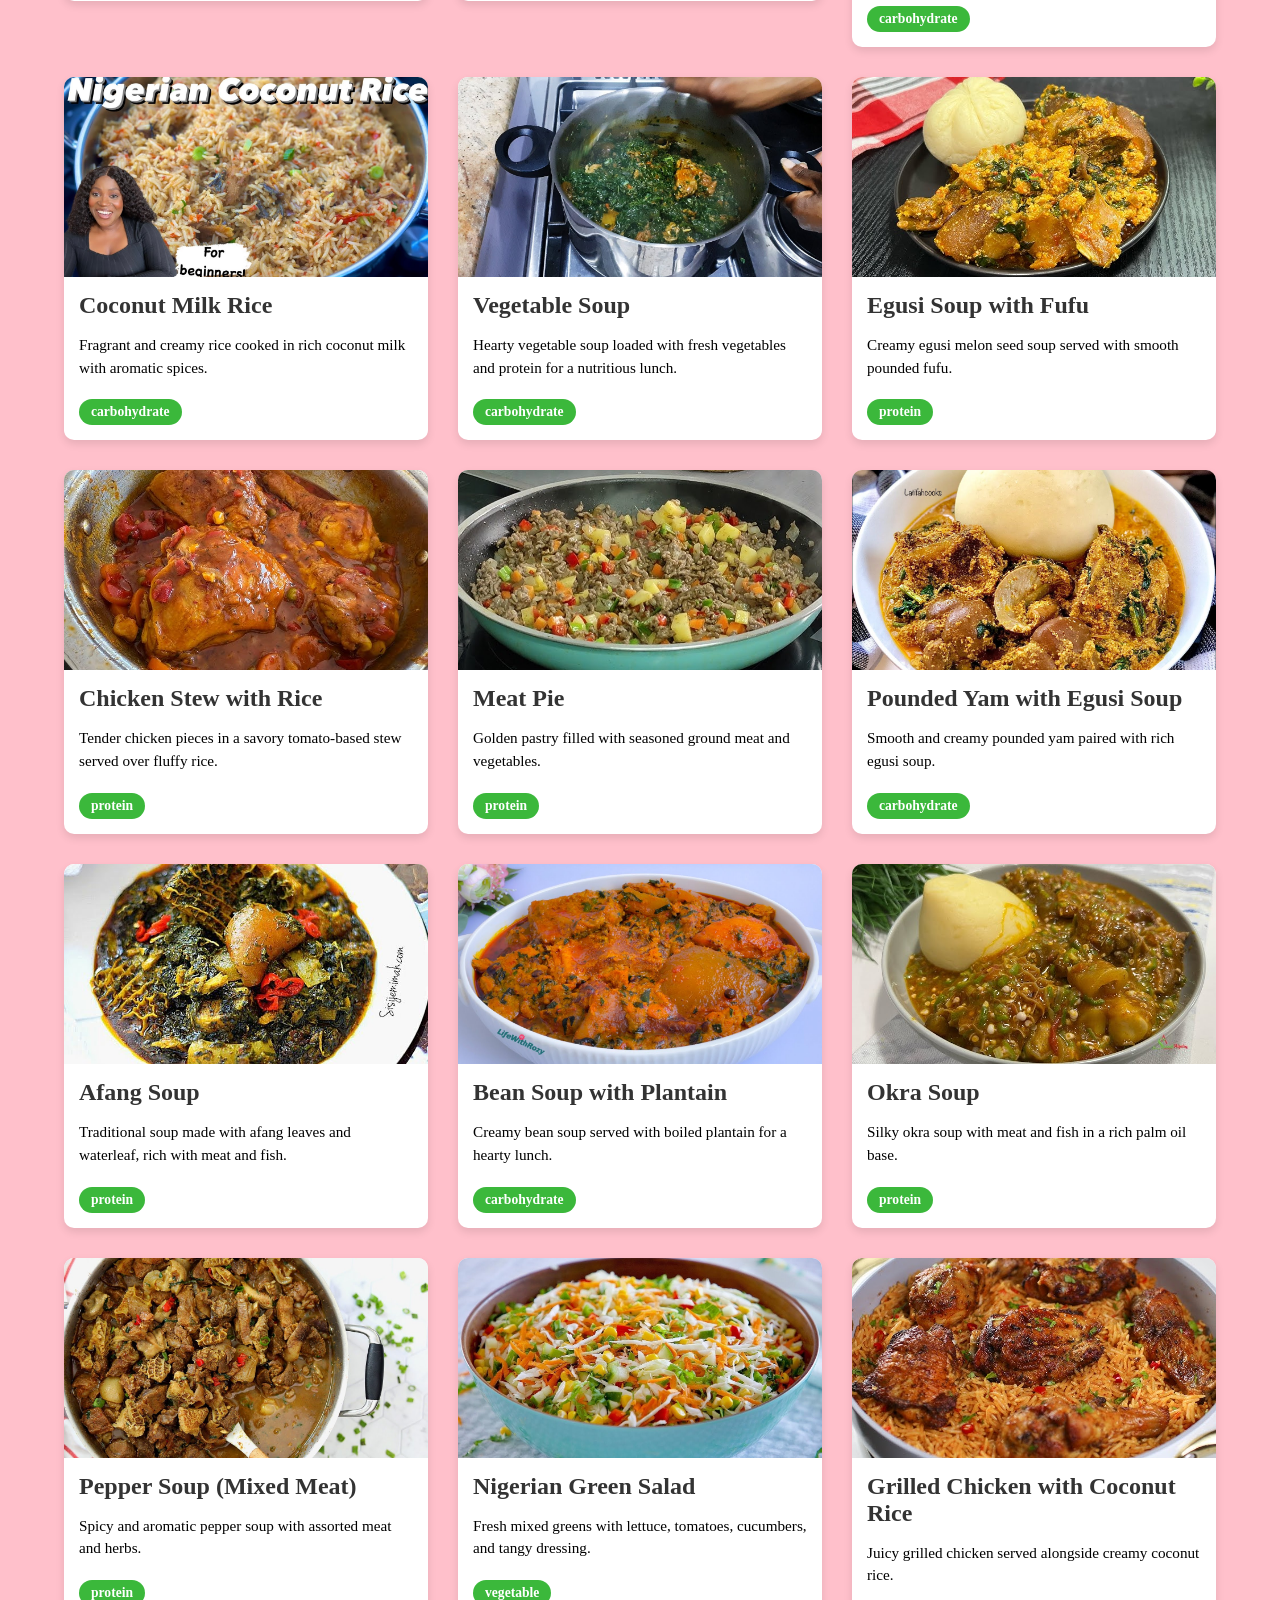
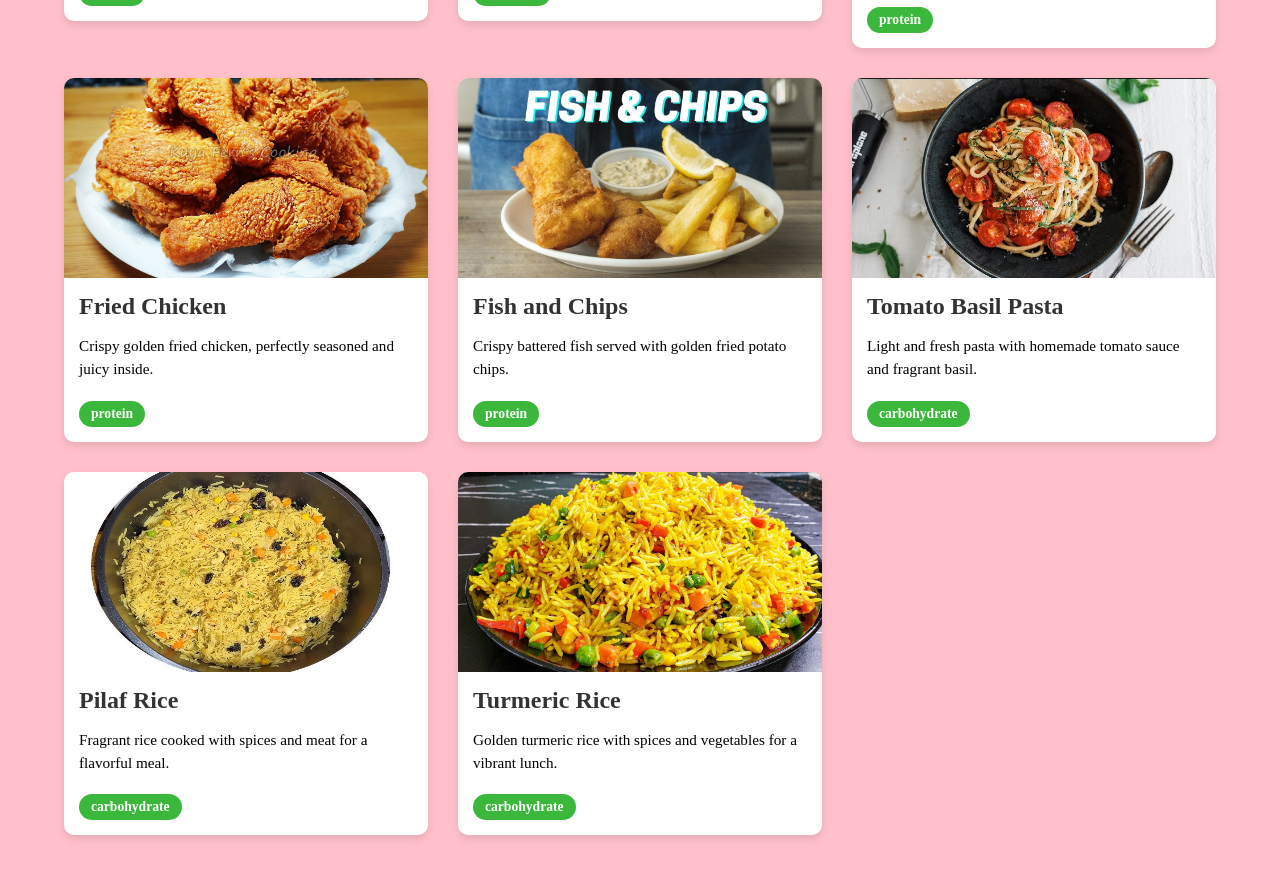
<file: Pages/lunch.html>
<!DOCTYPE html>
<html lang="en">
<head>
    <meta charset="UTF-8">
    <meta name="viewport" content="width=device-width, initial-scale=1.0">
    <title>NutriGuide Lunch</title>
    <link rel="stylesheet" href="../Css/lunch.css">
</head>
<body>
    <section class="head">
        <h1>Nutri<span style="color: rgb(59, 184, 59);">Guide</span></h1>
        <nav class="nav">
            <ul id="nav-menu">
                <li><a href="../index.html">Home</a></li>
                <li><a href="breakfast.html">Breakfast</a></li>
                <li><a href="lunch.html">Lunch</a></li>
                <li><a href="dinner.html">Dinner</a></li>
                <li><a href="snack.html">Snack</a></li>
                <li><a href="contact.html">Contact Us</a></li>
                <li><a href="about.html">About</a></li>
            </ul>
            
            <!-- Hamburger menu button for mobile -->
            <div class="hamburger" id="hamburger">
                <span class="bar"></span>
                <span class="bar"></span>
                <span class="bar"></span>
            </div>
        </nav>
    </section>

    <section class="hero">
        <div class="breakhero"><img src="../images/banna.png" alt="banner" width="100%"></div>
    </section>

    <section class="food-section">
        <h2>Popular Lunch Foods</h2>

        <div class="food-container">

            <a href="food.html?food=jollofrice" class="food-box-link">
            <div class="food-box">
                <div class="food-image"><img src="../images/ricee.jpg" alt="Jollof Rice"></div>
                <h3>Jollof Rice</h3>
                <p>Fragrant long-grain rice bathed in a savory blend of onions, scotch bonnets, and aromatic spices for a deep, soul-warming heat.</p>
                <span class="food-tag">carbohydrate</span>
            </div>
            </a>
            
            <a href="food.html?food=ebaokra" class="food-box-link">
            <div class="food-box">
                <div class="food-image"><img src="../images/soup.jpg" alt="Eba and Okra Soup"></div>
                <h3>Eba and Okra Soup</h3>
                <p>Traditional Nigerian dish made with fermented cassava flour and nutritious okra soup.</p>
                <span class="food-tag">carbohydrate</span>
            </div>
            </a>

            <a href="food.html?food=yamporridge" class="food-box-link">
            <div class="food-box">
                <div class="food-image"><img src="../images/yampot.jpg" alt="Yam Porridge"></div>
                <h3>Yam Porridge</h3>
                <p>Smooth and hearty yam porridge, a comforting staple dish with a rich, creamy texture.</p>
                <span class="food-tag">carbohydrate</span>
            </div>
            </a>


            <a href="food.html?food=jollofspaghetti" class="food-box-link">
            <div class="food-box">
                <div class="food-image"><img src="../images/spagg.jpg" alt="Jollof Spaghetti"></div>
                <h3>Jollof Spaghetti</h3>
                <p>Delicious lunch option description here.</p>
                <span class="food-tag">carbohydrate</span>
            </div>
            </a>


            <a href="food.html?food=catfishsoup" class="food-box-link">
            <div class="food-box">
                <div class="food-image"><img src="../images/fish.jpg" alt="Catfish Pepper Soup"></div>
                <h3>Catfish Pepper Soup</h3>
                <p>Delicious lunch option description here.</p>
                <span class="food-tag">protein</span>
            </div>
            </a>

            
            <a href="food.html?food=macaroni" class="food-box-link">
            <div class="food-box">
                <div class="food-image"><img src="../images/mac.jpg" alt="Macaroni"></div>
                <h3>Macaroni</h3>
                <p>Lush, tomato-glazed pasta simmered until every curve is packed with a rich, seasoned reduction and a hint of butter for a silky finish.</p>
                <span class="food-tag">carbohydrate</span>
            </div>
            </a>

            <a href="food.html?food=coconutrice" class="food-box-link">
            <div class="food-box">
                <div class="food-image"><img src="../images/coconutrice.jpg" alt="Coconut Rice"></div>
                <h3>Coconut Milk Rice</h3>
                <p>Fragrant and creamy rice cooked in rich coconut milk with aromatic spices.</p>
                <span class="food-tag">carbohydrate</span>
            </div>
            </a>

            <a href="food.html?food=vegetablesoup" class="food-box-link">
            <div class="food-box">
                <div class="food-image"><img src="../images/vegsoup.jpg" alt="Vegetable Soup"></div>
                <h3>Vegetable Soup</h3>
                <p>Hearty vegetable soup loaded with fresh vegetables and protein for a nutritious lunch.</p>
                <span class="food-tag">carbohydrate</span>
            </div>
            </a>

            <a href="food.html?food=egusisoup" class="food-box-link">
            <div class="food-box">
                <div class="food-image"><img src="../images/egusi.jpg" alt="Egusi Soup"></div>
                <h3>Egusi Soup with Fufu</h3>
                <p>Creamy egusi melon seed soup served with smooth pounded fufu.</p>
                <span class="food-tag">protein</span>
            </div>
            </a>

            <a href="food.html?food=chickenstew" class="food-box-link">
            <div class="food-box">
                <div class="food-image"><img src="../images/chickenstew.jpg" alt="Chicken Stew"></div>
                <h3>Chicken Stew with Rice</h3>
                <p>Tender chicken pieces in a savory tomato-based stew served over fluffy rice.</p>
                <span class="food-tag">protein</span>
            </div>
            </a>

            <a href="food.html?food=meatpie" class="food-box-link">
            <div class="food-box">
                <div class="food-image"><img src="../images/meatpie.jpg" alt="Meat Pie"></div>
                <h3>Meat Pie</h3>
                <p>Golden pastry filled with seasoned ground meat and vegetables.</p>
                <span class="food-tag">protein</span>
            </div>
            </a>

            <a href="food.html?food=poundedyam" class="food-box-link">
            <div class="food-box">
                <div class="food-image"><img src="../images/poundedyam.jpg" alt="Pounded Yam"></div>
                <h3>Pounded Yam with Egusi Soup</h3>
                <p>Smooth and creamy pounded yam paired with rich egusi soup.</p>
                <span class="food-tag">carbohydrate</span>
            </div>
            </a>

            <a href="food.html?food=afangsoup" class="food-box-link">
            <div class="food-box">
                <div class="food-image"><img src="../images/afang.jpg" alt="Afang Soup"></div>
                <h3>Afang Soup</h3>
                <p>Traditional soup made with afang leaves and waterleaf, rich with meat and fish.</p>
                <span class="food-tag">protein</span>
            </div>
            </a>

            <a href="food.html?food=beansoup" class="food-box-link">
            <div class="food-box">
                <div class="food-image"><img src="../images/beansoup.jpg" alt="Bean Soup"></div>
                <h3>Bean Soup with Plantain</h3>
                <p>Creamy bean soup served with boiled plantain for a hearty lunch.</p>
                <span class="food-tag">carbohydrate</span>
            </div>
            </a>

            <a href="food.html?food=okrasoup" class="food-box-link">
            <div class="food-box">
                <div class="food-image"><img src="../images/okrasoup.jpg" alt="Okra Soup"></div>
                <h3>Okra Soup</h3>
                <p>Silky okra soup with meat and fish in a rich palm oil base.</p>
                <span class="food-tag">protein</span>
            </div>
            </a>

            <a href="food.html?food=peppersoup" class="food-box-link">
            <div class="food-box">
                <div class="food-image"><img src="../images/peppersoup.jpg" alt="Pepper Soup"></div>
                <h3>Pepper Soup (Mixed Meat)</h3>
                <p>Spicy and aromatic pepper soup with assorted meat and herbs.</p>
                <span class="food-tag">protein</span>
            </div>
            </a>

            <a href="food.html?food=nigeriansalad" class="food-box-link">
            <div class="food-box">
                <div class="food-image"><img src="../images/nigeriansalad.jpg" alt="Nigerian Salad"></div>
                <h3>Nigerian Green Salad</h3>
                <p>Fresh mixed greens with lettuce, tomatoes, cucumbers, and tangy dressing.</p>
                <span class="food-tag">vegetable</span>
            </div>
            </a>

            <a href="food.html?food=grilledchicken" class="food-box-link">
            <div class="food-box">
                <div class="food-image"><img src="../images/grilledchicken.jpg" alt="Grilled Chicken"></div>
                <h3>Grilled Chicken with Coconut Rice</h3>
                <p>Juicy grilled chicken served alongside creamy coconut rice.</p>
                <span class="food-tag">protein</span>
            </div>
            </a>

            <a href="food.html?food=friedchicken" class="food-box-link">
            <div class="food-box">
                <div class="food-image"><img src="../images/friedchicken.jpg" alt="Fried Chicken"></div>
                <h3>Fried Chicken</h3>
                <p>Crispy golden fried chicken, perfectly seasoned and juicy inside.</p>
                <span class="food-tag">protein</span>
            </div>
            </a>

            <a href="food.html?food=fishandchips" class="food-box-link">
            <div class="food-box">
                <div class="food-image"><img src="../images/fishandchips.jpg" alt="Fish and Chips"></div>
                <h3>Fish and Chips</h3>
                <p>Crispy battered fish served with golden fried potato chips.</p>
                <span class="food-tag">protein</span>
            </div>
            </a>

            <a href="food.html?food=tomatobasil" class="food-box-link">
            <div class="food-box">
                <div class="food-image"><img src="../images/tomatopasta.jpg" alt="Tomato Pasta"></div>
                <h3>Tomato Basil Pasta</h3>
                <p>Light and fresh pasta with homemade tomato sauce and fragrant basil.</p>
                <span class="food-tag">carbohydrate</span>
            </div>
            </a>

            <a href="food.html?food=pilaf" class="food-box-link">
            <div class="food-box">
                <div class="food-image"><img src="../images/pilaf.jpg" alt="Pilaf Rice"></div>
                <h3>Pilaf Rice</h3>
                <p>Fragrant rice cooked with spices and meat for a flavorful meal.</p>
                <span class="food-tag">carbohydrate</span>
            </div>
            </a>

            <a href="food.html?food=turmericrice" class="food-box-link">
            <div class="food-box">
                <div class="food-image"><img src="../images/turmericrice.jpg" alt="Turmeric Rice"></div>
                <h3>Turmeric Rice</h3>
                <p>Golden turmeric rice with spices and vegetables for a vibrant lunch.</p>
                <span class="food-tag">carbohydrate</span>
            </div>
            </a>

        </div>
    </section>

    <!-- Hamburger Menu JavaScript -->
    <script>
        // Hamburger menu toggle functionality
        document.addEventListener('DOMContentLoaded', function() {
            const hamburger = document.getElementById('hamburger');
            const navMenu = document.getElementById('nav-menu');
            
            hamburger.addEventListener('click', function() {
                hamburger.classList.toggle('active');
                navMenu.classList.toggle('active');
            });
            
            // Close menu when clicking on a link
            const navLinks = navMenu.querySelectorAll('a');
            navLinks.forEach(link => {
                link.addEventListener('click', function() {
                    hamburger.classList.remove('active');
                    navMenu.classList.remove('active');
                });
            });
        });
    </script>

</body>
</html>
</file>
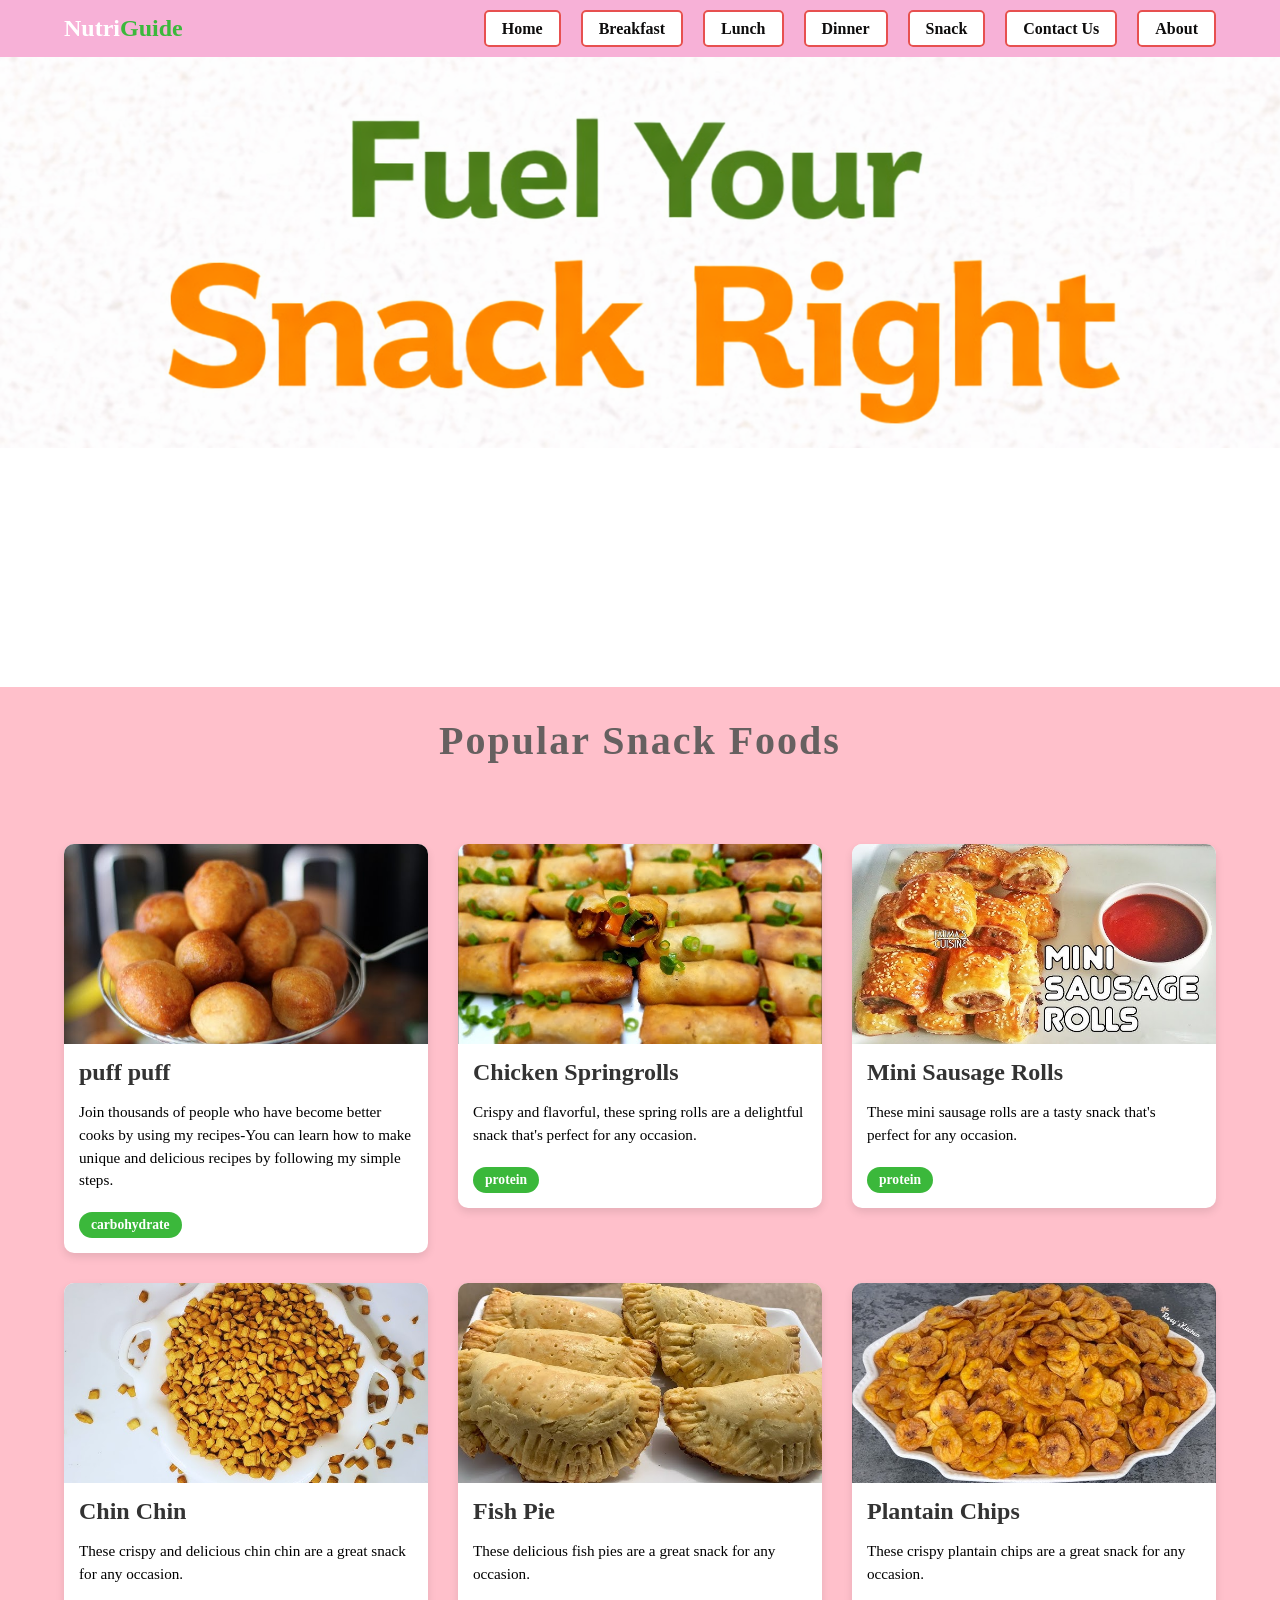
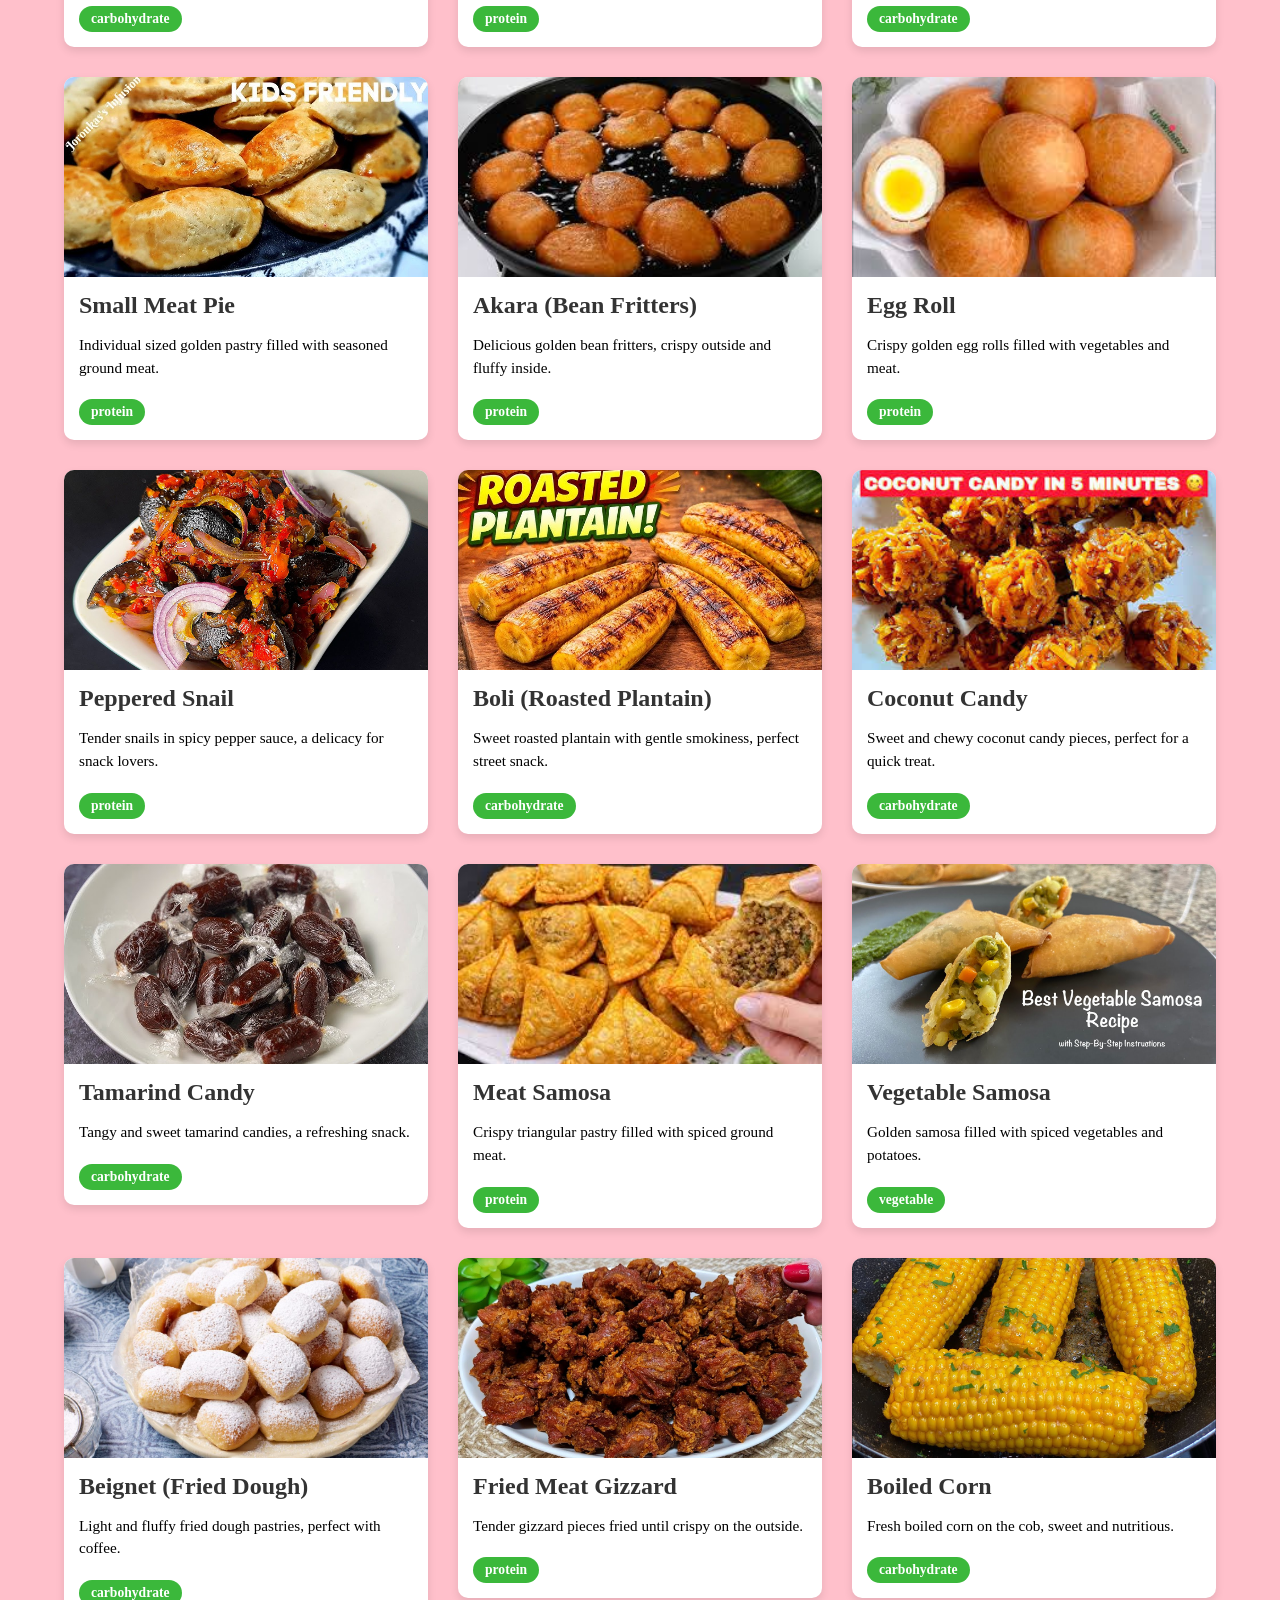
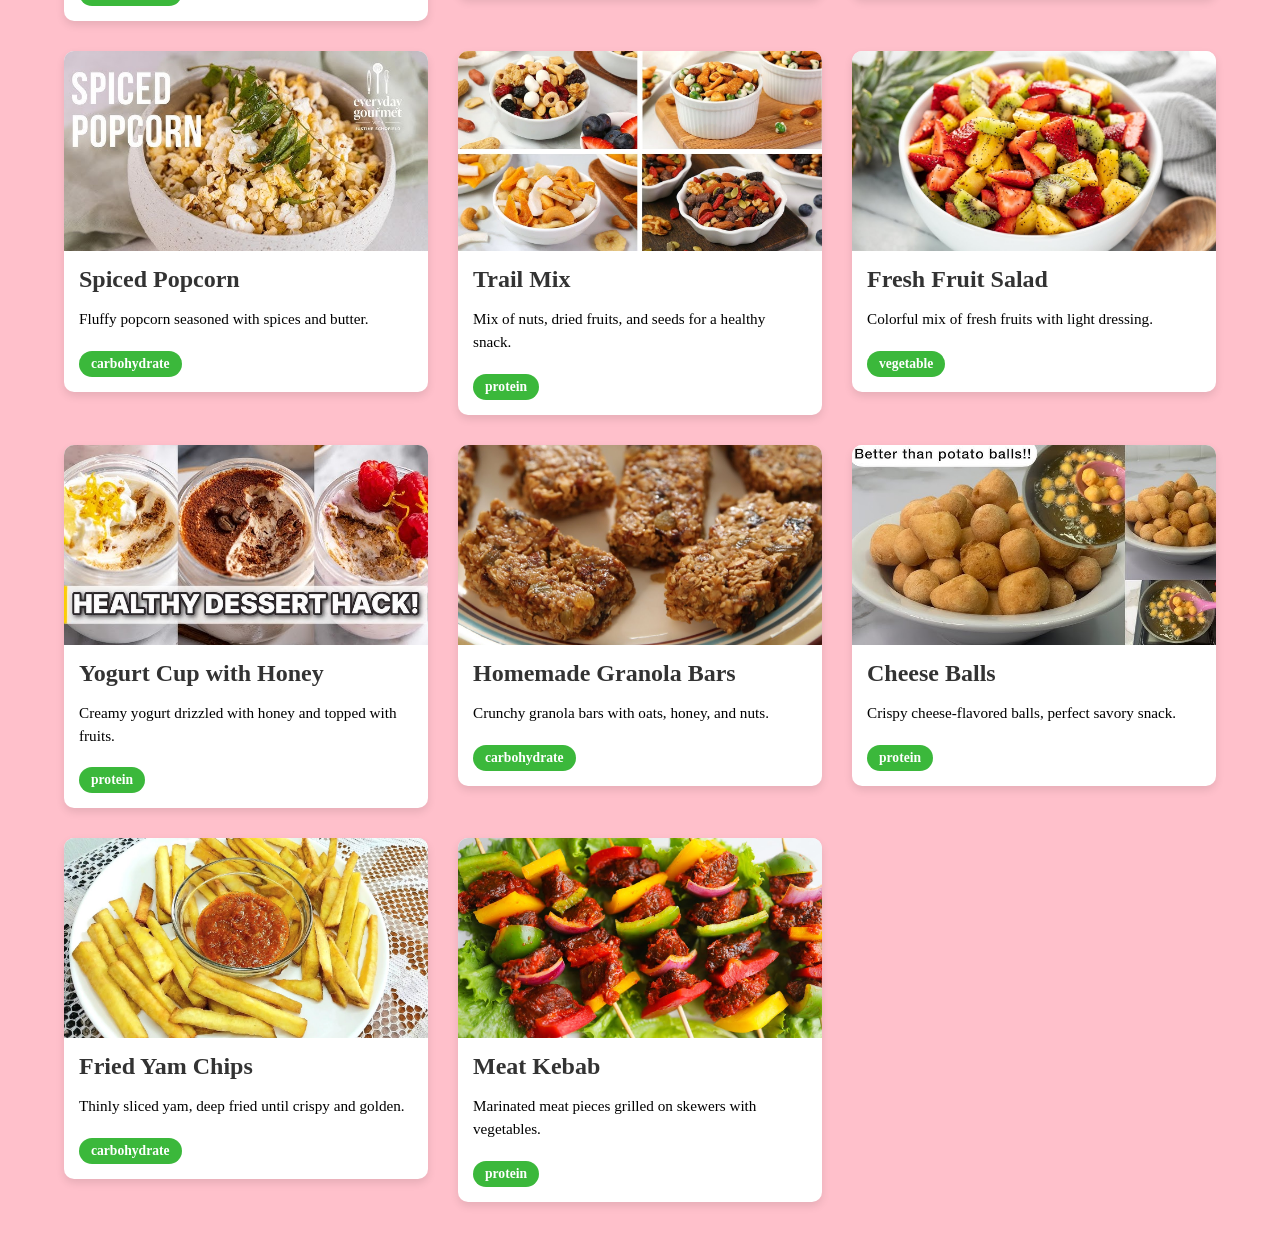
<file: Pages/snack.html>
<!DOCTYPE html>
<html lang="en">
<head>
    <meta charset="UTF-8">
    <meta name="viewport" content="width=device-width, initial-scale=1.0">
    <title>NutriGuide Snack</title>
    <link rel="stylesheet" href="../Css/snack.css">
</head>
<body>
    <section class="head">
        <h1>Nutri<span style="color: rgb(59, 184, 59);">Guide</span></h1>
        <nav class="nav">
            <ul id="nav-menu">
                <li><a href="../index.html">Home</a></li>
                <li><a href="breakfast.html">Breakfast</a></li>
                <li><a href="lunch.html">Lunch</a></li>
                <li><a href="dinner.html">Dinner</a></li>
                <li><a href="snack.html">Snack</a></li>
                <li><a href="contact.html">Contact Us</a></li>
                <li><a href="about.html">About</a></li>
            </ul>
            
            <!-- Hamburger menu button for mobile -->
            <div class="hamburger" id="hamburger">
                <span class="bar"></span>
                <span class="bar"></span>
                <span class="bar"></span>
            </div>
        </nav>
    </section>

    <section class="hero">
        <div class="breakhero"><img src="../images/banner1.png" alt="banner" width="100%"></div>
    </section>

    <section class="food-section">
        <h2>Popular Snack Foods</h2>

        <div class="food-container">

            <a href="food.html?food=puffpuff" class="food-box-link">
            <div class="food-box">

                <div class="food-image"><img src="../images/buff.jpg" alt="puff puffp"></div>
                <h3>puff puff</h3>
                <p>Join thousands of people who have become better cooks by using my recipes-You can learn how to make unique and delicious recipes by following my simple steps.</p>
                <span class="food-tag">carbohydrate</span>
            </div>
            </a>
            
            <a href="food.html?food=chickenspringrolls" class="food-box-link">
            <div class="food-box">
                <div class="food-image"><img src="../images/rolls.jpg" alt="Chicken Springrolls"></div>
                <h3>Chicken Springrolls</h3>
                <p>Crispy and flavorful, these spring rolls are a delightful snack that's perfect for any occasion.</p>
                <span class="food-tag">protein</span>
            </div>
            </a>

            <a href="food.html?food=sausagerolls" class="food-box-link">
            <div class="food-box">
                <div class="food-image"><img src="../images/srolls.jpg" alt="Mini Sausage Rolls"></div>
                <h3>Mini Sausage Rolls</h3>
                <p>These mini sausage rolls are a tasty snack that's perfect for any occasion.</p>
                <span class="food-tag">protein</span>
            </div>
            </a>


            <a href="food.html?food=chinchin" class="food-box-link">
            <div class="food-box">
                <div class="food-image"><img src="../images/chin.jpg" alt="Chin Chin"></div>
                <h3>Chin Chin</h3>
                <p>These crispy and delicious chin chin are a great snack for any occasion.</p>
                <span class="food-tag">carbohydrate</span>
            </div>
            </a>


            <a href="food.html?food=fishpie" class="food-box-link">
            <div class="food-box">
                <div class="food-image"><img src="../images/pie.jpg" alt="Fish Pie "></div>
                <h3>Fish Pie </h3>
                <p>These delicious fish pies are a great snack for any occasion.</p>
                <span class="food-tag">protein</span>
            </div>
            </a>

            
            <a href="food.html?food=plantainchips" class="food-box-link">
            <div class="food-box">
                <div class="food-image"><img src="../images/chips.jpg" alt="Plantain Chips"></div>
                <h3>Plantain Chips</h3>
                <p>These crispy plantain chips are a great snack for any occasion.</p>
                <span class="food-tag">carbohydrate</span>
            </div>
            </a>

            <a href="food.html?food=meatpiesmall" class="food-box-link">
            <div class="food-box">
                <div class="food-image"><img src="../images/smallmeatpie.jpg" alt="Small Meat Pie"></div>
                <h3>Small Meat Pie</h3>
                <p>Individual sized golden pastry filled with seasoned ground meat.</p>
                <span class="food-tag">protein</span>
            </div>
            </a>

            <a href="food.html?food=akara" class="food-box-link">
            <div class="food-box">
                <div class="food-image"><img src="../images/akara1.jpg" alt="Akara"></div>
                <h3>Akara (Bean Fritters)</h3>
                <p>Delicious golden bean fritters, crispy outside and fluffy inside.</p>
                <span class="food-tag">protein</span>
            </div>
            </a>

            <a href="food.html?food=eggroll" class="food-box-link">
            <div class="food-box">
                <div class="food-image"><img src="../images/eggroll.jpg" alt="Egg Roll"></div>
                <h3>Egg Roll</h3>
                <p>Crispy golden egg rolls filled with vegetables and meat.</p>
                <span class="food-tag">protein</span>
            </div>
            </a>

            <a href="food.html?food=pepperedsnail" class="food-box-link">
            <div class="food-box">
                <div class="food-image"><img src="../images/snail.jpg" alt="Peppered Snail"></div>
                <h3>Peppered Snail</h3>
                <p>Tender snails in spicy pepper sauce, a delicacy for snack lovers.</p>
                <span class="food-tag">protein</span>
            </div>
            </a>

            <a href="food.html?food=boli" class="food-box-link">
            <div class="food-box">
                <div class="food-image"><img src="../images/boli.jpg" alt="Boli"></div>
                <h3>Boli (Roasted Plantain)</h3>
                <p>Sweet roasted plantain with gentle smokiness, perfect street snack.</p>
                <span class="food-tag">carbohydrate</span>
            </div>
            </a>

            <a href="food.html?food=coconutcandy" class="food-box-link">
            <div class="food-box">
                <div class="food-image"><img src="../images/coconutcandy.jpg" alt="Coconut Candy"></div>
                <h3>Coconut Candy</h3>
                <p>Sweet and chewy coconut candy pieces, perfect for a quick treat.</p>
                <span class="food-tag">carbohydrate</span>
            </div>
            </a>

            <a href="food.html?food=tamarindcandy" class="food-box-link">
            <div class="food-box">
                <div class="food-image"><img src="../images/tamarindcandy.jpg" alt="Tamarind Candy"></div>
                <h3>Tamarind Candy</h3>
                <p>Tangy and sweet tamarind candies, a refreshing snack.</p>
                <span class="food-tag">carbohydrate</span>
            </div>
            </a>

            <a href="food.html?food=meatsamosa" class="food-box-link">
            <div class="food-box">
                <div class="food-image"><img src="../images/meatsamosa.jpg" alt="Meat Samosa"></div>
                <h3>Meat Samosa</h3>
                <p>Crispy triangular pastry filled with spiced ground meat.</p>
                <span class="food-tag">protein</span>
            </div>
            </a>

            <a href="food.html?food=vegetablesamosa" class="food-box-link">
            <div class="food-box">
                <div class="food-image"><img src="../images/vegsamosa.jpg" alt="Vegetable Samosa"></div>
                <h3>Vegetable Samosa</h3>
                <p>Golden samosa filled with spiced vegetables and potatoes.</p>
                <span class="food-tag">vegetable</span>
            </div>
            </a>

            <a href="food.html?food=beignet" class="food-box-link">
            <div class="food-box">
                <div class="food-image"><img src="../images/beignet1.jpg" alt="Beignet"></div>
                <h3>Beignet (Fried Dough)</h3>
                <p>Light and fluffy fried dough pastries, perfect with coffee.</p>
                <span class="food-tag">carbohydrate</span>
            </div>
            </a>

            <a href="food.html?food=meatgizzard" class="food-box-link">
            <div class="food-box">
                <div class="food-image"><img src="../images/gizzard.jpg" alt="Fried Gizzard"></div>
                <h3>Fried Meat Gizzard</h3>
                <p>Tender gizzard pieces fried until crispy on the outside.</p>
                <span class="food-tag">protein</span>
            </div>
            </a>

            <a href="food.html?food=boiledcorn" class="food-box-link">
            <div class="food-box">
                <div class="food-image"><img src="../images/boiledcorn.jpg" alt="Boiled Corn"></div>
                <h3>Boiled Corn</h3>
                <p>Fresh boiled corn on the cob, sweet and nutritious.</p>
                <span class="food-tag">carbohydrate</span>
            </div>
            </a>

            <a href="food.html?food=popcorn" class="food-box-link">
            <div class="food-box">
                <div class="food-image"><img src="../images/popcorn.jpg" alt="Popcorn"></div>
                <h3>Spiced Popcorn</h3>
                <p>Fluffy popcorn seasoned with spices and butter.</p>
                <span class="food-tag">carbohydrate</span>
            </div>
            </a>

            <a href="food.html?food=trailmix" class="food-box-link">
            <div class="food-box">
                <div class="food-image"><img src="../images/trailmix.jpg" alt="Trail Mix"></div>
                <h3>Trail Mix</h3>
                <p>Mix of nuts, dried fruits, and seeds for a healthy snack.</p>
                <span class="food-tag">protein</span>
            </div>
            </a>

            <a href="food.html?food=fruitsalad" class="food-box-link">
            <div class="food-box">
                <div class="food-image"><img src="../images/fruitsalad.jpg" alt="Fruit Salad"></div>
                <h3>Fresh Fruit Salad</h3>
                <p>Colorful mix of fresh fruits with light dressing.</p>
                <span class="food-tag">vegetable</span>
            </div>
            </a>

            <a href="food.html?food=yogurtcup" class="food-box-link">
            <div class="food-box">
                <div class="food-image"><img src="../images/yogurtcup.jpg" alt="Yogurt Cup"></div>
                <h3>Yogurt Cup with Honey</h3>
                <p>Creamy yogurt drizzled with honey and topped with fruits.</p>
                <span class="food-tag">protein</span>
            </div>
            </a>

            <a href="food.html?food=granolabars" class="food-box-link">
            <div class="food-box">
                <div class="food-image"><img src="../images/granolabar.jpg" alt="Granola Bars"></div>
                <h3>Homemade Granola Bars</h3>
                <p>Crunchy granola bars with oats, honey, and nuts.</p>
                <span class="food-tag">carbohydrate</span>
            </div>
            </a>

            <a href="food.html?food=cheeseballs" class="food-box-link">
            <div class="food-box">
                <div class="food-image"><img src="../images/cheeseballs.jpg" alt="Cheese Balls"></div>
                <h3>Cheese Balls</h3>
                <p>Crispy cheese-flavored balls, perfect savory snack.</p>
                <span class="food-tag">protein</span>
            </div>
            </a>

            <a href="food.html?food=friedyam" class="food-box-link">
            <div class="food-box">
                <div class="food-image"><img src="../images/friedyam.jpg" alt="Fried Yam"></div>
                <h3>Fried Yam Chips</h3>
                <p>Thinly sliced yam, deep fried until crispy and golden.</p>
                <span class="food-tag">carbohydrate</span>
            </div>
            </a>

            <a href="food.html?food=meatkebab" class="food-box-link">
            <div class="food-box">
                <div class="food-image"><img src="../images/kebab.jpg" alt="Meat Kebab"></div>
                <h3>Meat Kebab</h3>
                <p>Marinated meat pieces grilled on skewers with vegetables.</p>
                <span class="food-tag">protein</span>
            </div>
            </a>

        </div>
    </section>

    <!-- Hamburger Menu JavaScript -->
    <script>
        // Hamburger menu toggle functionality
        document.addEventListener('DOMContentLoaded', function() {
            const hamburger = document.getElementById('hamburger');
            const navMenu = document.getElementById('nav-menu');
            
            hamburger.addEventListener('click', function() {
                hamburger.classList.toggle('active');
                navMenu.classList.toggle('active');
            });
            
            // Close menu when clicking on a link
            const navLinks = navMenu.querySelectorAll('a');
            navLinks.forEach(link => {
                link.addEventListener('click', function() {
                    hamburger.classList.remove('active');
                    navMenu.classList.remove('active');
                });
            });
        });
    </script>

</body>
</html>
</file>
<file: Css/bstyle.css>
* {
    margin: 0;
    padding: 0;
    box-sizing: border-box;
}



.head {
    display: flex;
    justify-content: space-between;
    align-items: center;
    padding: 15px 5%;
    background-color: rgb(247, 177, 215);
    

}

.head h1 {
    margin: 0;
    color: #ffffff;
    font-weight: bolder;
    font-family: 'Times New Roman', Times, serif;
}


.nav ul {
    list-style: none;
    display: flex;
    gap: 20px;

}

.nav a {
    text-decoration: none;
    color: #0e0d0d;
    font-family: 'Times New Roman', Times, serif;
    font-weight: bold;
    border: 2px solid #e75050;
    padding: 8px 16px;
    border-radius: 5px;
    transition: 0.3s;
    background-color: rgb(255, 255, 255);
    outline-offset: 2px;

    
}

.nav {
    display: flex;
    align-items: center;
    gap: 20px;
}

/* Hamburger Menu Styles */
.hamburger {
    display: none; /* Hidden by default, shown on mobile */
    flex-direction: column;
    cursor: pointer;
    gap: 4px;
}

.bar {
    width: 25px;
    height: 3px;
    background-color: #0e0d0d;
    transition: 0.3s;
    border-radius: 2px;
}

/* Hamburger animation */
.hamburger.active .bar:nth-child(1) {
    transform: rotate(-45deg) translate(-5px, 6px);
}

.hamburger.active .bar:nth-child(2) {
    opacity: 0;
}

.hamburger.active .bar:nth-child(3) {
    transform: rotate(45deg) translate(-5px, -6px);
}

body {
    overflow-x: hidden;
}

nav a:hover {
    background-color: rgb(248, 183, 183);
    color: #ffffff;
}

.hero {
    height: 70vh;
    margin: 0;
    padding: 0;
}

.breakhero {
     height: 100%;
     object-fit: cover;
     padding: 0;
  
}

/* Food Section Styles */

.food-section {
    padding: 0 5% 50px 5%;
    background-color: pink;
    margin: 0;
}

.food-section h2 {
    text-align: center;
    font-size: 2.5em;
    color: #666060;
    padding: 30px 0 50px 0;
    margin-bottom: 30px;
    margin-top: 0;
    font-family: 'Times New Roman', Times, serif;
    letter-spacing: 2px;
    font-weight: bolder;
}

.food-container {
    display: grid;
    grid-template-columns: repeat(auto-fit, minmax(300px, 1fr));
    gap: 30px;
    max-width: 1200px;
    margin: 0 auto;
}

.food-box {
    background-color: #ffffff;
    border-radius: 10px;
    overflow: hidden;
    box-shadow: 0 4px 8px rgba(0, 0, 0, 0.1);
    transition: transform 0.3s, box-shadow 0.3s;
    padding: 0;
}

.food-box:hover {
    transform: scale(1.05);
    box-shadow: 0 8px 15px rgba(0, 0, 0, 0.2);
}

.food-image {
    width: 100%;
    height: 200px;
    overflow: hidden;
    background-color: #e0e0e0;
}

.food-image img {
    width: 100%;
    height: 100%;
    object-fit: cover;
}

.food-box h3 {
    font-size: 1.5em;
    color: #333;
    padding: 15px 15px 5px 15px;
    font-family: 'Times New Roman', Times, serif;
    margin: 0;
}

.food-box p {
    color: #000000;
    padding: 10px 15px;
    font-size: 0.95em;
    line-height: 1.5;
    margin: 0;
}

.food-tag {
    display: inline-block;
    background-color: rgb(59, 184, 59);
    color: #ffffff;
    padding: 5px 12px;
    border-radius: 20px;
    font-size: 0.85em;
    margin: 10px 15px 15px 15px;
    font-weight: bold;
}

.food-box-link {
    text-decoration: none;
    color: inherit;
    display: block;
}

.food-box-link:hover .food-box {
    transform: scale(1.05);
    box-shadow: 0 8px 15px rgba(0, 0, 0, 0.2);
}

@media (max-width: 768px) {
    .head {
        flex-direction: column;
        align-items: flex-start;
        padding: 10px 5%;
    }

    .nav {
        width: 100%;
        justify-content: space-between;
        margin-top: 10px;
    }

    /* Show hamburger menu on mobile */
    .hamburger {
        display: flex;
        order: 2; /* Put hamburger on the right */
    }

    /* Hide navigation menu by default on mobile */
    .nav ul {
        position: fixed;
        top: 0;
        left: -100%; /* Hide off-screen */
        width: 100%;
        height: 100vh;
        background-color: rgb(247, 177, 215);
        flex-direction: column;
        justify-content: center;
        align-items: center;
        gap: 30px;
        transition: 0.3s;
        z-index: 1000;
        padding: 20px;
        order: 1; /* Menu comes first in DOM but hamburger shows on right */
    }

    /* Show menu when active */
    .nav ul.active {
        left: 0;
    }

    .nav li {
        width: 100%;
        text-align: center;
    }

    .nav a {
        display: block;
        width: 200px;
        padding: 15px;
        margin: 10px 0;
        border-radius: 8px;
        font-size: 18px;
    }

    .hero {
        height: 17vh;
    }

    .food-container {
        grid-template-columns: repeat(auto-fit, minmax(250px, 1fr));
        gap: 20px;
        width: 85%;
        
    }

    .food-section h2 {
        font-size: 2em;
        margin-bottom: 60px;
        padding-top: 90px;
    }
}
</file>
<file: Css/contact.css>
* {
    margin: 0;
    padding: 0;
    box-sizing: border-box;
}



.head {
    display: flex;
    justify-content: space-between;
    align-items: center;
    padding: 15px 5%;
    background-color: rgb(247, 177, 215);
    

}


.head h1 {
    margin: 0;
    color: #ffffff;
    font-weight: bolder;
    font-family: 'Times New Roman', Times, serif;
    
}


.nav ul {
    list-style: none;
    display: flex;
    gap: 20px;

}

.nav a {
    text-decoration: none;
    color: #0e0d0d;
    font-family: 'Times New Roman', Times, serif;
    font-weight: bold;
    border: 2px solid #e75050;
    padding: 8px 16px;
    border-radius: 5px;
    transition: 0.3s;
    background-color: rgb(255, 255, 255);
    outline-offset: 2px;

    
}

.nav {
    display: flex;
    align-items: center;
    gap: 20px;
}

/* Hamburger Menu Styles */
.hamburger {
    display: none; /* Hidden by default, shown on mobile */
    flex-direction: column;
    cursor: pointer;
    gap: 4px;
}

.bar {
    width: 25px;
    height: 3px;
    background-color: #0e0d0d;
    transition: 0.3s;
    border-radius: 2px;
}

/* Hamburger animation */
.hamburger.active .bar:nth-child(1) {
    transform: rotate(-45deg) translate(-5px, 6px);
}

.hamburger.active .bar:nth-child(2) {
    opacity: 0;
}

.hamburger.active .bar:nth-child(3) {
    transform: rotate(45deg) translate(-5px, -6px);
}

body {
    overflow-x: hidden;
}

nav a:hover {
    background-color: rgb(248, 183, 183);
    color: #ffffff;
}


  /* form Section*/
/* Container styling to center the form */
.form-container {
    max-width: 500px;
    margin: 50px auto;
    padding: 30px;
    background-color: pink;
    border-radius: 12px;
    box-shadow: 10px 10px 20px rgba(0, 0, 0, 0.1);
    font-family: 'Segoe UI', Tahoma, Geneva, Verdana, sans-serif;
}

/* Individual field spacing */
.form-container div {
    margin-bottom: 20px;
}

/* Label styling */
label {
    display: block;
    margin-bottom: 8px;
    font-weight: 600;
    color: #000000;
    font-size: 0.9rem;
    font-family: 'Times New Roman', Times, serif;
    font-size: large;
}

/* Input and Textarea styling */
input[type="text"],
input[type="email"],
textarea {
    width: 100%;
    padding: 12px;
    border: 2px solid #fa2626;
    border-radius: 6px;
    box-sizing: border-box; /* Ensures padding doesn't affect width */
    font-size: 1rem;
    transition: border-color 0.3s ease, box-shadow 0.3s ease;
}

/* Interaction states */
input:focus,
textarea:focus {
    outline: none;
    border-color: rgb(218, 120, 54);
    box-shadow: 0 0 0 3px rgba(0, 123, 255, 0.1);
}

textarea {
    min-height: 120px;
    resize: vertical; /* Allows user to resize height only */
}

/* Button styling */
button[type="submit"] {
    width: 100%;
    padding: 14px;
    background-color: red;
    color: white;
    border: none;
    border-radius: 6px;
    font-size: 1rem;
    font-weight: bold;
    cursor: pointer;
    transition: background-color 0.3s ease;
}

button[type="submit"]:hover {
    background-color: rgb(212, 73, 97);
}


@media (max-width: 768px) {
    .head {
        flex-direction: column;
        align-items: flex-start;
        padding: 10px 5%;
    }

    .nav {
        width: 100%;
        justify-content: space-between;
        margin-top: 10px;
    }

    /* Show hamburger menu on mobile */
    .hamburger {
        display: flex;
        order: 2; /* Put hamburger on the right */
    }

    /* Hide navigation menu by default on mobile */
    .nav ul {
        position: fixed;
        top: 0;
        left: -100%; /* Hide off-screen */
        width: 100%;
        height: 100vh;
        background-color: rgb(247, 177, 215);
        flex-direction: column;
        justify-content: center;
        align-items: center;
        gap: 30px;
        transition: 0.3s;
        z-index: 1000;
        padding: 20px;
        order: 1; /* Menu comes first in DOM but hamburger shows on right */
    }

    /* Show menu when active */
    .nav ul.active {
        left: 0;
    }

    .nav li {
        width: 100%;
        text-align: center;
    }

    .nav a {
        display: block;
        width: 200px;
        padding: 15px;
        margin: 10px 0;
        border-radius: 8px;
        font-size: 18px;
    }

    .hero {
        height: 17vh;
    }

    .food-container {
        grid-template-columns: repeat(auto-fit, minmax(250px, 1fr));
        gap: 20px;
        width: 85%;
        
    }

    .food-section h2 {
        font-size: 2em;
        margin-bottom: 60px;
        padding-top: 90px;
    }
}
</file>
<file: Css/dinner.css>
* {
    margin: 0;
    padding: 0;
    box-sizing: border-box;
}



.head {
    display: flex;
    justify-content: space-between;
    align-items: center;
    padding: 15px 5%;
    background-color: rgb(247, 177, 215);
    

}

.head h1 {
    margin: 0;
    color: #ffffff;
    font-weight: bolder;
    font-family: 'Times New Roman', Times, serif;
}


.nav ul {
    list-style: none;
    display: flex;
    gap: 20px;

}

.nav {
    display: flex;
    align-items: center;
    gap: 20px;
}

/* Hamburger Menu Styles */
.hamburger {
    display: none; /* Hidden by default, shown on mobile */
    flex-direction: column;
    cursor: pointer;
    gap: 4px;
}

.bar {
    width: 25px;
    height: 3px;
    background-color: #0e0d0d;
    transition: 0.3s;
    border-radius: 2px;
}

/* Hamburger animation */
.hamburger.active .bar:nth-child(1) {
    transform: rotate(-45deg) translate(-5px, 6px);
}

.hamburger.active .bar:nth-child(2) {
    opacity: 0;
}

.hamburger.active .bar:nth-child(3) {
    transform: rotate(45deg) translate(-5px, -6px);
}

.nav a {
    text-decoration: none;
    color: #0e0d0d;
    font-family: 'Times New Roman', Times, serif;
    font-weight: bold;
    border: 2px solid #e75050;
    padding: 8px 16px;
    border-radius: 5px;
    transition: 0.3s;
    background-color: rgb(255, 255, 255);
    outline-offset: 2px;

    
}

body {
    overflow-x: hidden;
}

nav a:hover {
    background-color: rgb(248, 183, 183);
    color: #ffffff;
}

.hero {
    height: 70vh;
    margin: 0;
    padding: 0;
}

.breakhero {
     height: 100%;
     object-fit: cover;
     padding: 0;
  
}

/* Food Section Styles */

.food-section {
    padding: 0 5% 50px 5%;
    background-color: pink;
    margin: 0;
}

.food-section h2 {
    text-align: center;
    font-size: 2.5em;
    color: #666060;
    padding: 30px 0 50px 0;
    margin-bottom: 30px;
    margin-top: 0;
    font-family: 'Times New Roman', Times, serif;
    letter-spacing: 2px;
    font-weight: bolder;
}

.food-container {
    display: grid;
    grid-template-columns: repeat(auto-fit, minmax(300px, 1fr));
    gap: 30px;
    max-width: 1200px;
    margin: 0 auto;
}

.food-box {
    background-color: #ffffff;
    border-radius: 10px;
    overflow: hidden;
    box-shadow: 0 4px 8px rgba(0, 0, 0, 0.1);
    transition: transform 0.3s, box-shadow 0.3s;
    padding: 0;
}

.food-box:hover {
    transform: scale(1.05);
    box-shadow: 0 8px 15px rgba(0, 0, 0, 0.2);
}

.food-image {
    width: 100%;
    height: 200px;
    overflow: hidden;
    background-color: #e0e0e0;
}

.food-image img {
    width: 100%;
    height: 100%;
    object-fit: cover;
}

.food-box h3 {
    font-size: 1.5em;
    color: #333;
    padding: 15px 15px 5px 15px;
    font-family: 'Times New Roman', Times, serif;
    margin: 0;
}

.food-box p {
    color: #000000;
    padding: 10px 15px;
    font-size: 0.95em;
    line-height: 1.5;
    margin: 0;
}

.food-tag {
    display: inline-block;
    background-color: rgb(59, 184, 59);
    color: #ffffff;
    padding: 5px 12px;
    border-radius: 20px;
    font-size: 0.85em;
    margin: 10px 15px 15px 15px;
    font-weight: bold;
}

/* Food box link styles - remove underlines */
.food-box-link {
    text-decoration: none; /* Remove underlines */
    color: inherit; /* Keep text color the same */
    display: block; /* Make the entire box clickable */
}

.food-box-link:hover {
    text-decoration: none; /* Ensure no underlines on hover */
}

@media (max-width: 768px) {
    .head {
        flex-direction: column;
        align-items: flex-start;
        padding: 10px 5%;
    }

    .nav {
        width: 100%;
        justify-content: space-between;
        margin-top: 10px;
    }

    /* Show hamburger menu on mobile */
    .hamburger {
        display: flex;
        order: 2; /* Put hamburger on the right */
    }

    /* Hide navigation menu by default on mobile */
    .nav ul {
        position: fixed;
        top: 0;
        left: -100%; /* Hide off-screen */
        width: 100%;
        height: 100vh;
        background-color: rgb(247, 177, 215);
        flex-direction: column;
        justify-content: center;
        align-items: center;
        gap: 30px;
        transition: 0.3s;
        z-index: 1000;
        padding: 20px;
        order: 1; /* Menu comes first in DOM but hamburger shows on right */
    }

    /* Show menu when active */
    .nav ul.active {
        left: 0;
    }

    .nav li {
        width: 100%;
        text-align: center;
    }

    .nav a {
        display: block;
        width: 200px;
        padding: 15px;
        margin: 10px 0;
        border-radius: 8px;
        font-size: 18px;
    }

    .hero {
        height: 17vh;
    }

    .food-container {
        grid-template-columns: repeat(auto-fit, minmax(250px, 1fr));
        gap: 20px;
        width: 85%;
        
    }

    .food-section h2 {
        font-size: 2em;
        margin-bottom: 60px;
        padding-top: 90px;
    }
}
</file>
<file: Pages/food.css>
/* food.css - Shared styles for all food pages */
/* This single CSS file replaces all the individual food CSS files */

body {
    background-color: pink; /* You can change this to match your theme */
    font-family: Arial, sans-serif;
    margin: 0;
    padding: 20px;
}

h1 {
    text-align: center;
    color: #333;
    font-weight: bolder;
    margin-bottom: 30px;
}

/* Video section styles */
.video-section {
    margin: 20px auto;
    max-width: 560px;
    border: 3px solid white;
    background-color: white;
    padding: 20px;
    border-radius: 10px;
    box-shadow: 0 4px 8px rgba(0, 0, 0, 0.1);
}

.video-section h2 {
    color: #333;
    margin-bottom: 15px;
    text-align: center;
}

/* Video wrapper for responsive iframe */
.video-wrapper {
    position: relative;
    width: 100%;
    padding-bottom: 56.25%; /* 16:9 aspect ratio */
    height: 0;
    overflow: hidden;
    border-radius: 5px;
    border: 3px solid white;
    margin-bottom: 20px;
}

.video-wrapper iframe {
    position: absolute;
    top: 0;
    left: 0;
    width: 100%;
    height: 100%;
    border: none;
}

/* Steps section styles */
.steps-section {
    margin-top: 30px;
    text-align: left;
}

.steps-section h3 {
    color: #333;
    margin-bottom: 15px;
    text-align: center;
}

.steps-list {
    list-style-type: none;
    padding: 0;
}

.steps-list li {
    background-color: #f9f9f9;
    margin: 10px 0;
    padding: 15px;
    border-radius: 5px;
    border-left: 4px solid #59b459; /* Green accent color */
    display: flex;
    align-items: center;
}

.steps-list li input[type="checkbox"] {
    margin-right: 15px;
    transform: scale(1.2);
}

.steps-list li:hover {
    background-color: #f0f0f0;
}

/* Navigation styles (if you want to add navigation back to categories) */
.back-link {
    display: inline-block;
    margin-bottom: 20px;
    padding: 10px 20px;
    background-color: #59b459;
    color: white;
    text-decoration: none;
    border-radius: 5px;
    font-weight: bold;
}

.back-link:hover {
    background-color: #4a994a;
}

/* Food box link styles - remove underlines and maintain appearance */
.food-box-link {
    text-decoration: none; /* Remove underlines */
    color: inherit; /* Keep text color the same */
    display: block; /* Make the entire box clickable */
}

.food-box-link:hover {
    text-decoration: none; /* Ensure no underlines on hover */
}

/* Responsive design */
@media (max-width: 600px) {
    body {
        padding: 10px;
    }

    .video-section {
        padding: 15px;
    }

    .steps-list li {
        padding: 10px;
        font-size: 14px;
    }
}
</file>
<file: Css/lunch.css>
* {
    margin: 0;
    padding: 0;
    box-sizing: border-box;
}



.head {
    display: flex;
    justify-content: space-between;
    align-items: center;
    padding: 15px 5%;
    background-color: rgb(247, 177, 215);
    

}

.head h1 {
    margin: 0;
    color: #ffffff;
    font-weight: bolder;
    font-family: 'Times New Roman', Times, serif;
}


.nav ul {
    list-style: none;
    display: flex;
    gap: 20px;

}

.nav {
    display: flex;
    align-items: center;
    gap: 20px;
}

/* Hamburger Menu Styles */
.hamburger {
    display: none; /* Hidden by default, shown on mobile */
    flex-direction: column;
    cursor: pointer;
    gap: 4px;
}

.bar {
    width: 25px;
    height: 3px;
    background-color: #0e0d0d;
    transition: 0.3s;
    border-radius: 2px;
}

/* Hamburger animation */
.hamburger.active .bar:nth-child(1) {
    transform: rotate(-45deg) translate(-5px, 6px);
}

.hamburger.active .bar:nth-child(2) {
    opacity: 0;
}

.hamburger.active .bar:nth-child(3) {
    transform: rotate(45deg) translate(-5px, -6px);
}

.nav a {
    text-decoration: none;
    color: #0e0d0d;
    font-family: 'Times New Roman', Times, serif;
    font-weight: bold;
    border: 2px solid #e75050;
    padding: 8px 16px;
    border-radius: 5px;
    transition: 0.3s;
    background-color: rgb(255, 255, 255);
    outline-offset: 2px;

    
}

body {
    overflow-x: hidden;
}

nav a:hover {
    background-color: rgb(248, 183, 183);
    color: #ffffff;
}

.hero {
    height: 70vh;
    margin: 0;
    padding: 0;
}

.breakhero {
     height: 100%;
     object-fit: cover;
     padding: 0;
  
}

/* Food Section Styles */

.food-section {
    padding: 0 5% 50px 5%;
    background-color: pink;
    margin: 0;
    
}

.food-section h2 {
    text-align: center;
    font-size: 2.5em;
    color: #666060;
    padding: 30px 0 50px 0;
    margin-bottom: 30px;
    margin-top: 0;
    font-family: 'Times New Roman', Times, serif;
    letter-spacing: 2px;
    font-weight: bolder;
    
}

.food-container {
    display: grid;
    grid-template-columns: repeat(auto-fit, minmax(300px, 1fr));
    gap: 30px;
    max-width: 1200px;
    margin: 0 auto;
}

.food-box {
    background-color: #ffffff;
    border-radius: 10px;
    overflow: hidden;
    box-shadow: 0 4px 8px rgba(0, 0, 0, 0.1);
    transition: transform 0.3s, box-shadow 0.3s;
    padding: 0;
}

.food-box:hover {
    transform: scale(1.05);
    box-shadow: 0 8px 15px rgba(0, 0, 0, 0.2);
}

.food-image {
    width: 100%;
    height: 200px;
    overflow: hidden;
    background-color: #e0e0e0;
}

.food-image img {
    width: 100%;
    height: 100%;
    object-fit: cover;
}

.food-box h3 {
    font-size: 1.5em;
    color: #333;
    padding: 15px 15px 5px 15px;
    font-family: 'Times New Roman', Times, serif;
    margin: 0;
}

.food-box p {
    color: #000000;
    padding: 10px 15px;
    font-size: 0.95em;
    line-height: 1.5;
    margin: 0;
}

.food-tag {
    display: inline-block;
    background-color: rgb(59, 184, 59);
    color: #ffffff;
    padding: 5px 12px;
    border-radius: 20px;
    font-size: 0.85em;
    margin: 10px 15px 15px 15px;
    font-weight: bold;
}

/* Food box link styles - remove underlines */
.food-box-link {
    text-decoration: none; /* Remove underlines */
    color: inherit; /* Keep text color the same */
    display: block; /* Make the entire box clickable */
}

.food-box-link:hover {
    text-decoration: none; /* Ensure no underlines on hover */
}

@media (max-width: 768px) {
    .head {
        flex-direction: column;
        align-items: flex-start;
        padding: 10px 5%;
    }

    .nav {
        width: 100%;
        justify-content: space-between;
        margin-top: 10px;
    }

    /* Show hamburger menu on mobile */
    .hamburger {
        display: flex;
        order: 2; /* Put hamburger on the right */
    }

    /* Hide navigation menu by default on mobile */
    .nav ul {
        position: fixed;
        top: 0;
        left: -100%; /* Hide off-screen */
        width: 100%;
        height: 100vh;
        background-color: rgb(247, 177, 215);
        flex-direction: column;
        justify-content: center;
        align-items: center;
        gap: 30px;
        transition: 0.3s;
        z-index: 1000;
        padding: 20px;
        order: 1; /* Menu comes first in DOM but hamburger shows on right */
    }

    /* Show menu when active */
    .nav ul.active {
        left: 0;
    }

    .nav li {
        width: 100%;
        text-align: center;
    }

    .nav a {
        display: block;
        width: 200px;
        padding: 15px;
        margin: 10px 0;
        border-radius: 8px;
        font-size: 18px;
    }

    .hero {
        height: 17vh;
    }

    .food-container {
        grid-template-columns: repeat(auto-fit, minmax(250px, 1fr));
        gap: 20px;
        width: 85%;
        
    }

    .food-section h2 {
        font-size: 2em;
        margin-bottom: 60px;
        padding-top: 90px;
    }
}
</file>
<file: Css/snack.css>
* {
    margin: 0;
    padding: 0;
    box-sizing: border-box;
}



.head {
    display: flex;
    justify-content: space-between;
    align-items: center;
    padding: 15px 5%;
    background-color: rgb(247, 177, 215);
    

}

.head h1 {
    margin: 0;
    color: #ffffff;
    font-weight: bolder;
    font-family: 'Times New Roman', Times, serif;
}


.nav ul {
    list-style: none;
    display: flex;
    gap: 20px;

}

.nav {
    display: flex;
    align-items: center;
    gap: 20px;
}

/* Hamburger Menu Styles */
.hamburger {
    display: none; /* Hidden by default, shown on mobile */
    flex-direction: column;
    cursor: pointer;
    gap: 4px;
}

.bar {
    width: 25px;
    height: 3px;
    background-color: #0e0d0d;
    transition: 0.3s;
    border-radius: 2px;
}

/* Hamburger animation */
.hamburger.active .bar:nth-child(1) {
    transform: rotate(-45deg) translate(-5px, 6px);
}

.hamburger.active .bar:nth-child(2) {
    opacity: 0;
}

.hamburger.active .bar:nth-child(3) {
    transform: rotate(45deg) translate(-5px, -6px);
}

.nav a {
    text-decoration: none;
    color: #0e0d0d;
    font-family: 'Times New Roman', Times, serif;
    font-weight: bold;
    border: 2px solid #e75050;
    padding: 8px 16px;
    border-radius: 5px;
    transition: 0.3s;
    background-color: rgb(255, 255, 255);
    outline-offset: 2px;

    
}

body {
    overflow-x: hidden;
}

nav a:hover {
    background-color: rgb(248, 183, 183);
    color: #ffffff;
}

.hero {
    height: 70vh;
    margin: 0;
    padding: 0;
}

.breakhero {
     height: 100%;
     object-fit: cover;
     padding: 0;
  
}

/* Food Section Styles */

.food-section {
    padding: 0 5% 50px 5%;
    background-color: pink;
    margin: 0;
}

.food-section h2 {
    text-align: center;
    font-size: 2.5em;
    color: #666060;
    padding: 30px 0 50px 0;
    margin-bottom: 30px;
    margin-top: 0;
    font-family: 'Times New Roman', Times, serif;
    letter-spacing: 2px;
    font-weight: bolder;
}

.food-container {
    display: grid;
    grid-template-columns: repeat(auto-fit, minmax(300px, 1fr));
    gap: 30px;
    max-width: 1200px;
    margin: 0 auto;
}

.food-box {
    background-color: #ffffff;
    border-radius: 10px;
    overflow: hidden;
    box-shadow: 0 4px 8px rgba(0, 0, 0, 0.1);
    transition: transform 0.3s, box-shadow 0.3s;
    padding: 0;
}

.food-box:hover {
    transform: scale(1.05);
    box-shadow: 0 8px 15px rgba(0, 0, 0, 0.2);
}

.food-image {
    width: 100%;
    height: 200px;
    overflow: hidden;
    background-color: #e0e0e0;
}

.food-image img {
    width: 100%;
    height: 100%;
    object-fit: cover;
}

.food-box h3 {
    font-size: 1.5em;
    color: #333;
    padding: 15px 15px 5px 15px;
    font-family: 'Times New Roman', Times, serif;
    margin: 0;
}

.food-box p {
    color: #000000;
    padding: 10px 15px;
    font-size: 0.95em;
    line-height: 1.5;
    margin: 0;
}

.food-tag {
    display: inline-block;
    background-color: rgb(59, 184, 59);
    color: #ffffff;
    padding: 5px 12px;
    border-radius: 20px;
    font-size: 0.85em;
    margin: 10px 15px 15px 15px;
    font-weight: bold;
}

/* Food box link styles - remove underlines */
.food-box-link {
    text-decoration: none; /* Remove underlines */
    color: inherit; /* Keep text color the same */
    display: block; /* Make the entire box clickable */
}

.food-box-link:hover {
    text-decoration: none; /* Ensure no underlines on hover */
}

@media (max-width: 768px) {
    .head {
        flex-direction: column;
        align-items: flex-start;
        padding: 10px 5%;
    }

    .nav {
        width: 100%;
        justify-content: space-between;
        margin-top: 10px;
    }

    /* Show hamburger menu on mobile */
    .hamburger {
        display: flex;
        order: 2; /* Put hamburger on the right */
    }

    /* Hide navigation menu by default on mobile */
    .nav ul {
        position: fixed;
        top: 0;
        left: -100%; /* Hide off-screen */
        width: 100%;
        height: 100vh;
        background-color: rgb(247, 177, 215);
        flex-direction: column;
        justify-content: center;
        align-items: center;
        gap: 30px;
        transition: 0.3s;
        z-index: 1000;
        padding: 20px;
        order: 1; /* Menu comes first in DOM but hamburger shows on right */
    }

    /* Show menu when active */
    .nav ul.active {
        left: 0;
    }

    .nav li {
        width: 100%;
        text-align: center;
    }

    .nav a {
        display: block;
        width: 200px;
        padding: 15px;
        margin: 10px 0;
        border-radius: 8px;
        font-size: 18px;
    }

    .hero {
        height: 17vh;
    }

    .food-container {
        grid-template-columns: repeat(auto-fit, minmax(250px, 1fr));
        gap: 20px;
        width: 85%;
        
    }

    .food-section h2 {
        font-size: 2em;
        margin-bottom: 60px;
        padding-top: 90px;
    }
}
</file>
